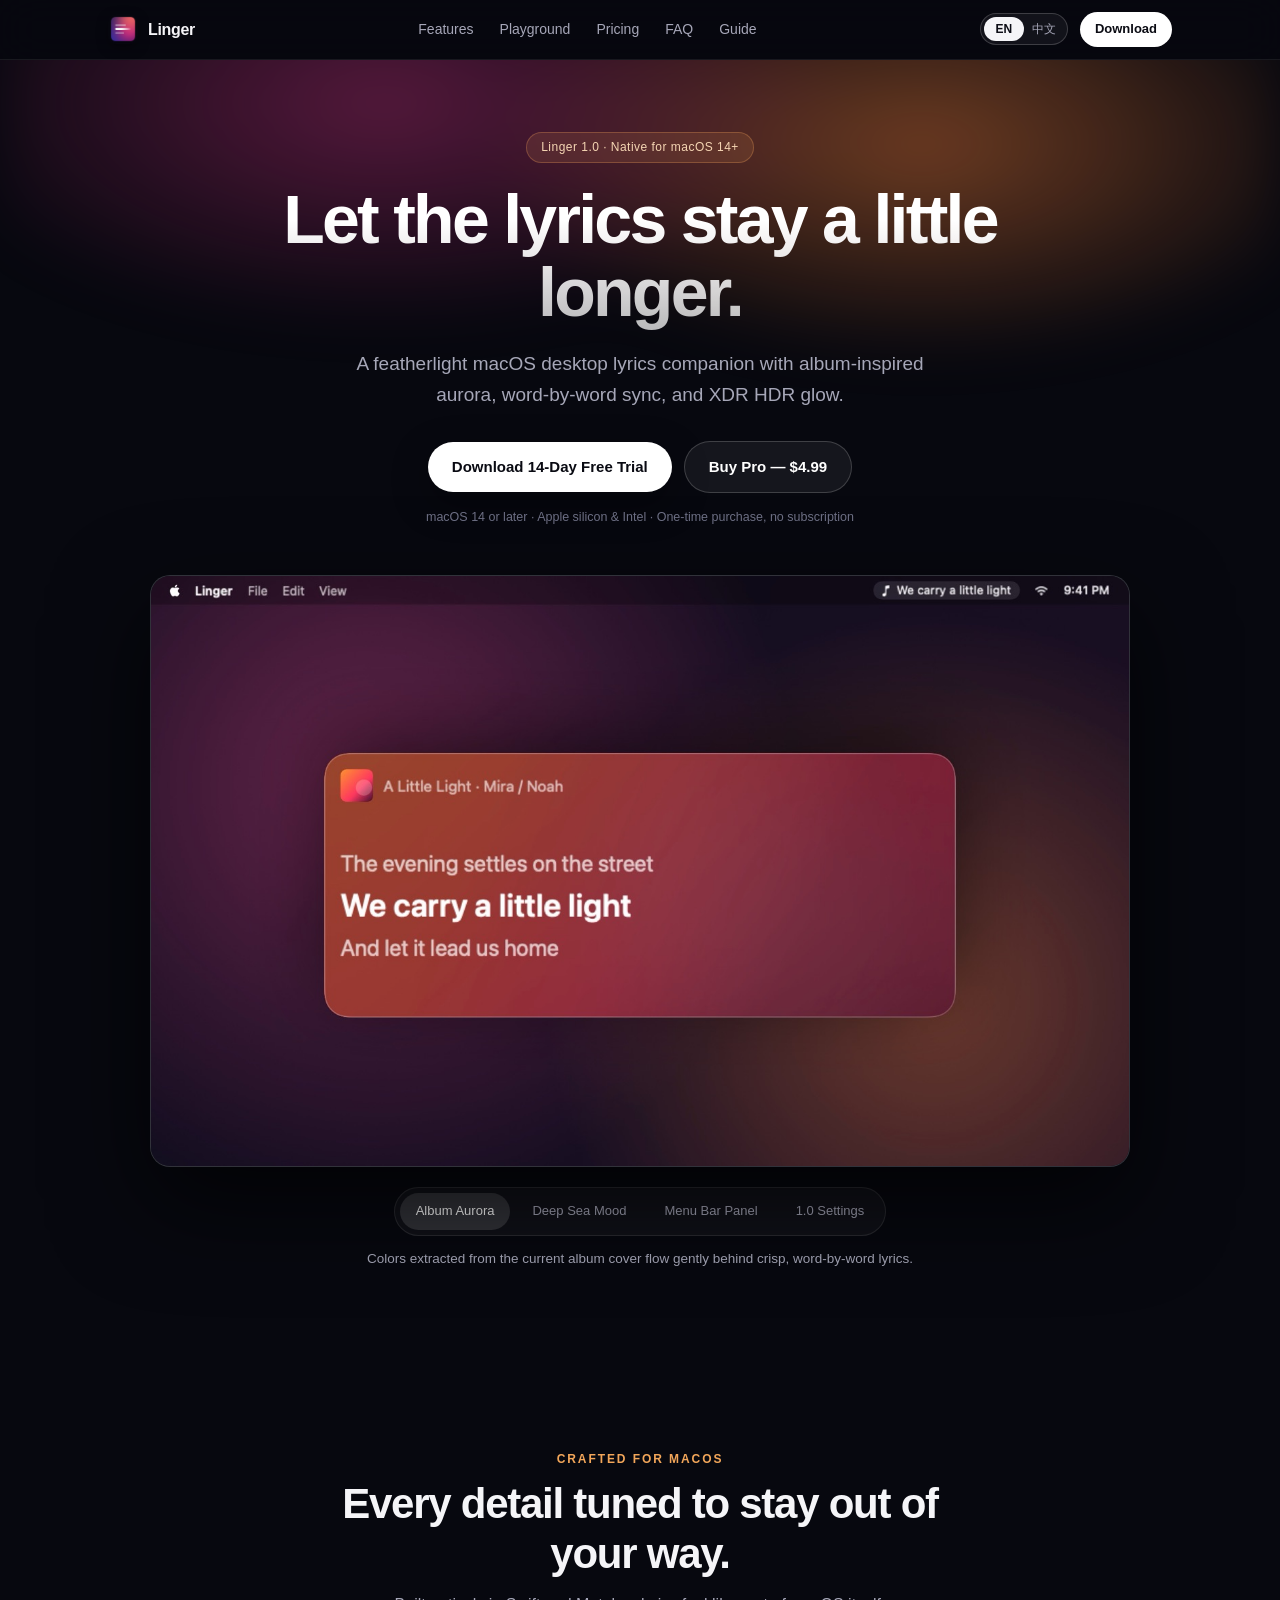
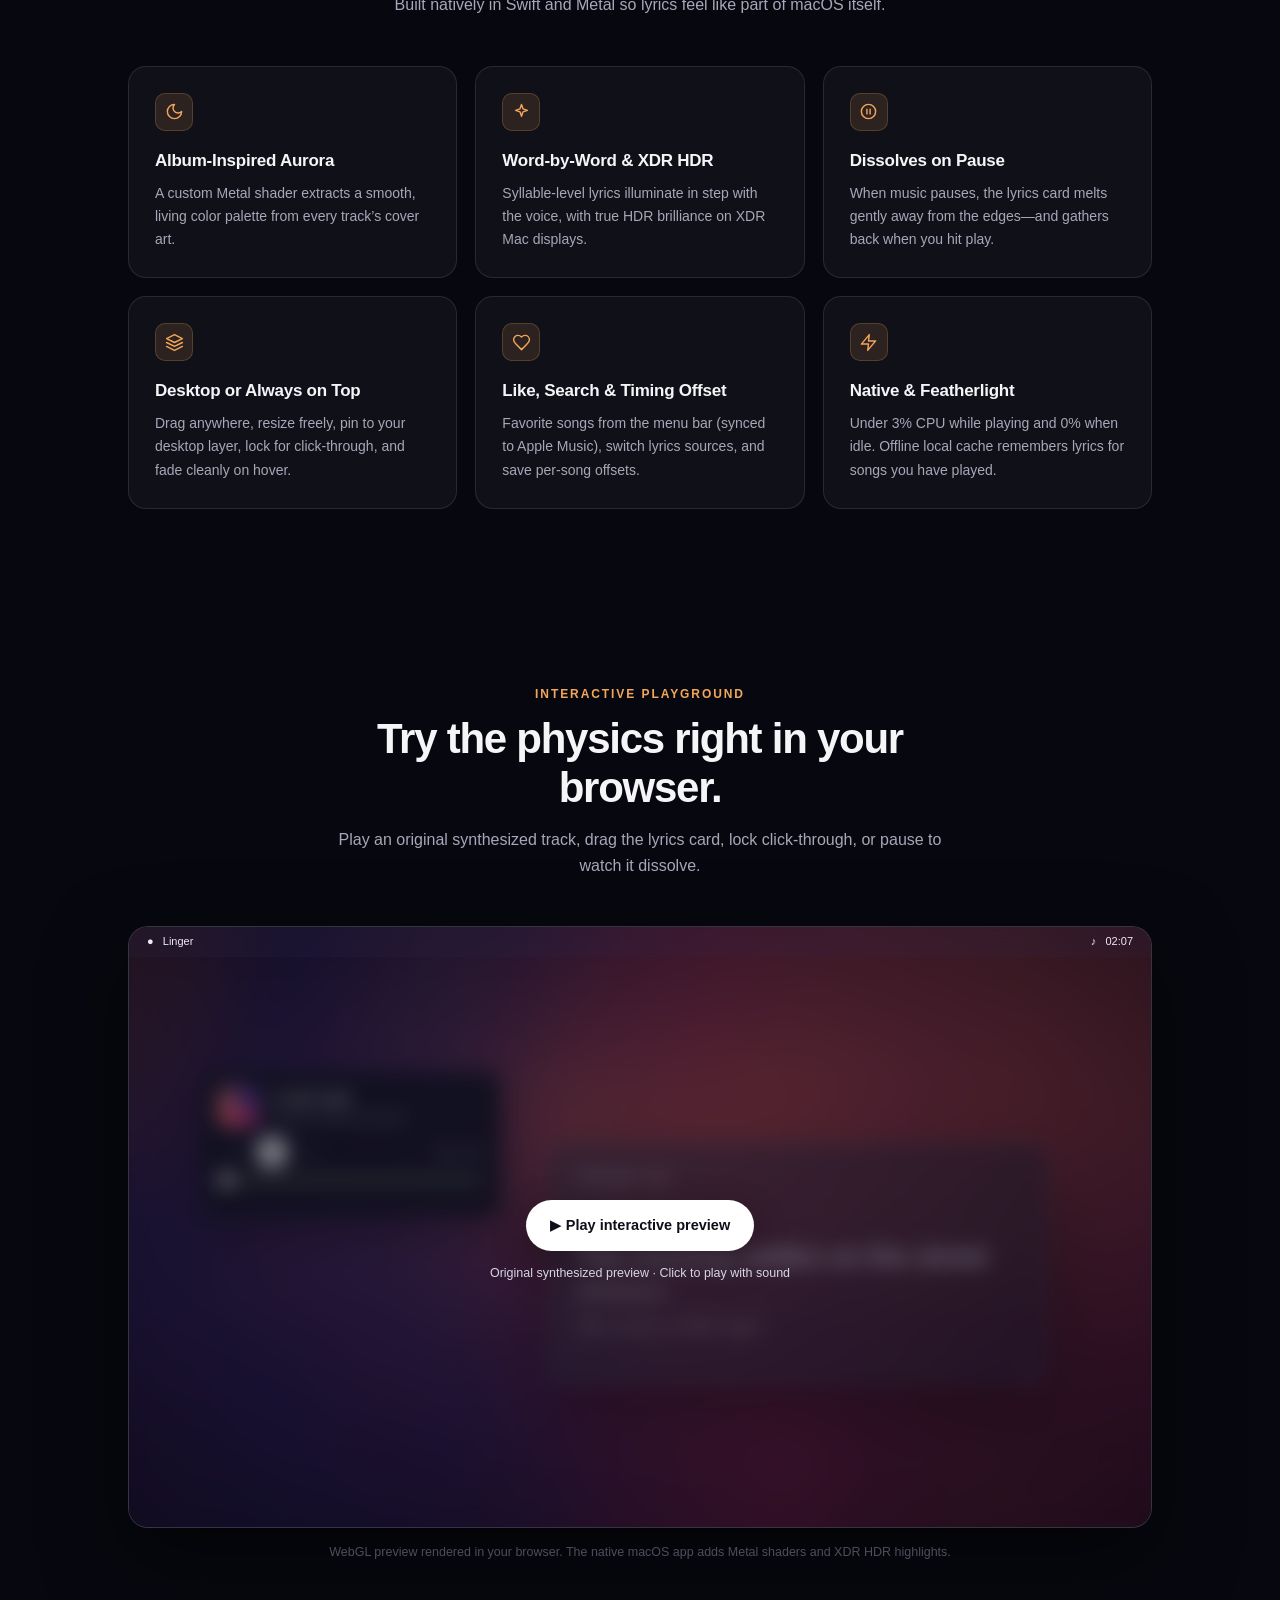
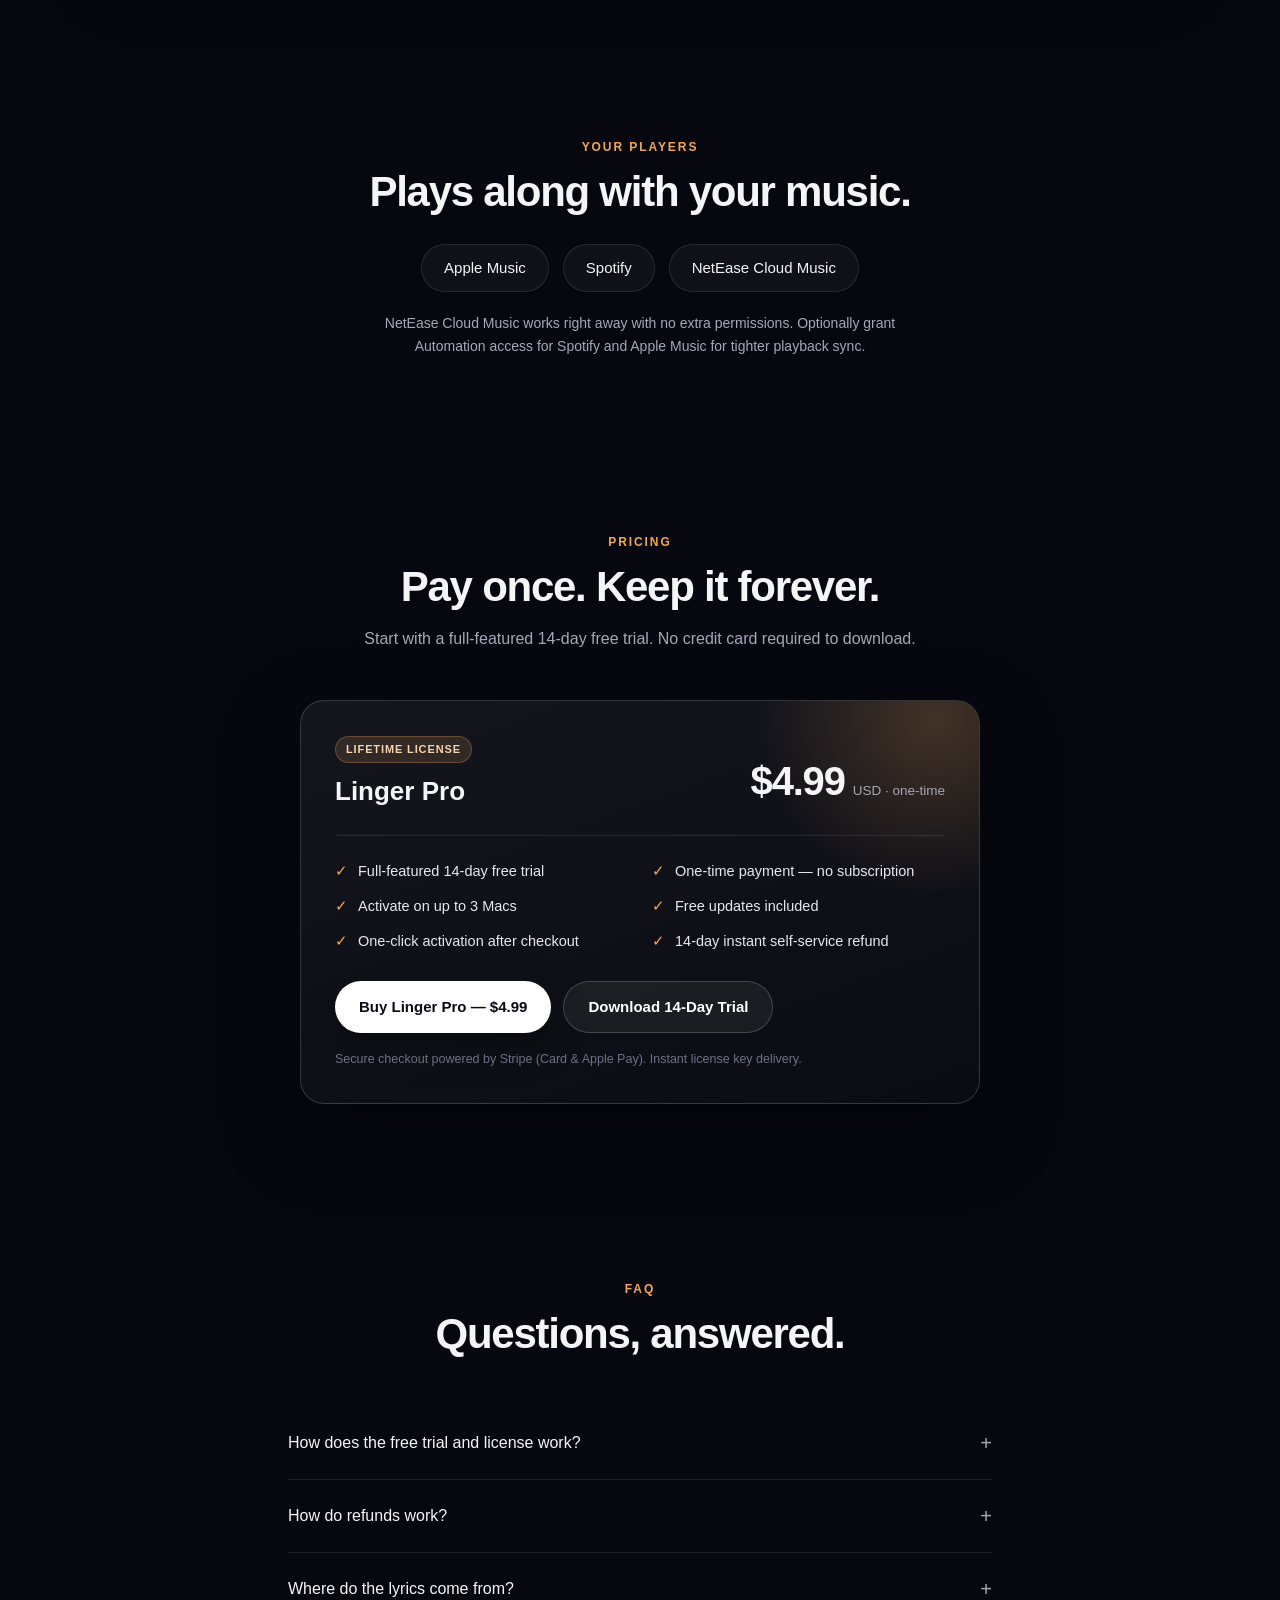
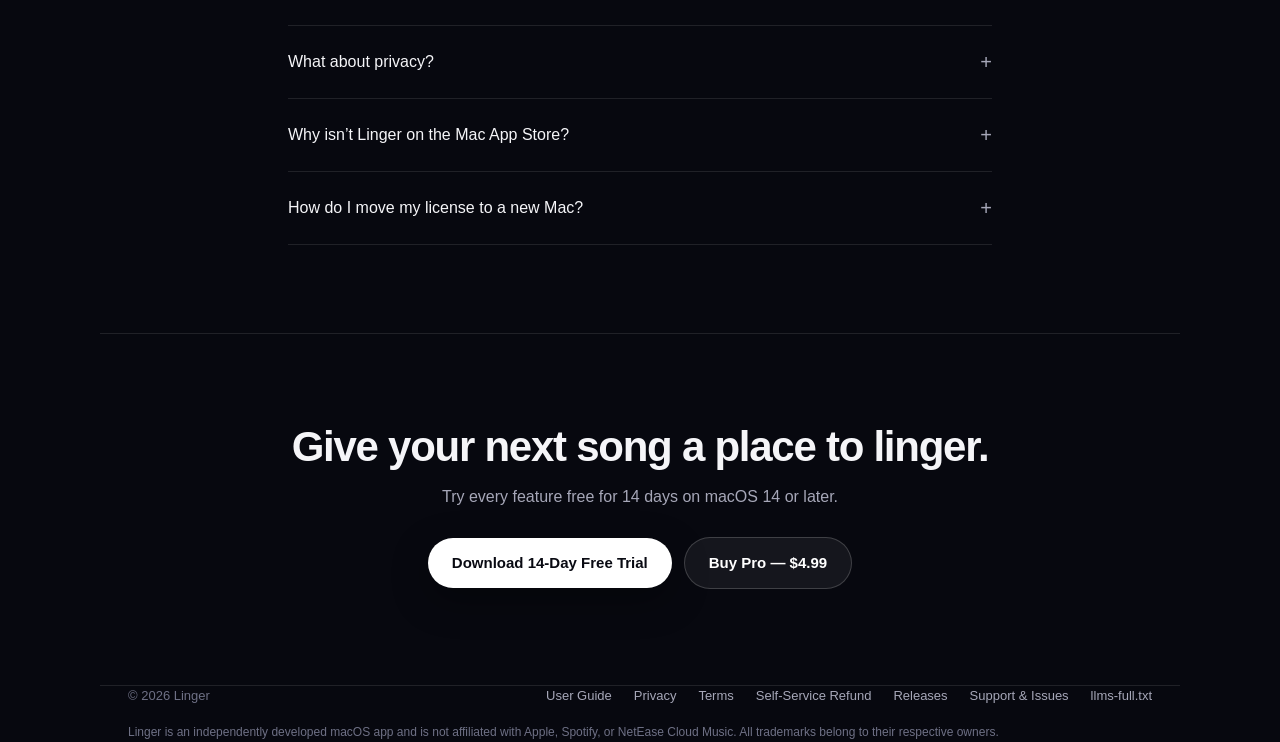
<file: index.html>
<!doctype html>
<html lang="en">
<head>
  <meta charset="utf-8">
  <meta name="viewport" content="width=device-width, initial-scale=1">
  <meta name="theme-color" content="#07080f">
  <title>Linger — Let the lyrics stay a little longer.</title>
  <meta name="description" content="A native macOS desktop lyrics companion with album-inspired aurora, word-by-word sync, and XDR HDR glow. 14-day free trial, then $4.99 one-time purchase.">
  <link rel="canonical" href="https://linger.levicraft.app/">
  <meta name="robots" content="index, follow, max-image-preview:large">
  <meta name="google-site-verification" content="uIBSV9NCCIyWCaOBSBI79vrSNpDfPE1lm4wyJElAHRg">
  <meta property="og:type" content="website">
  <meta property="og:site_name" content="Linger">
  <meta name="twitter:card" content="summary_large_image">
  <meta property="og:title" content="Linger — Let the lyrics stay a little longer.">
  <meta property="og:description" content="A native macOS desktop lyrics companion with album-inspired aurora and word-by-word sync. 14-day free trial, $4.99 one-time.">
  <meta property="og:url" content="https://linger.levicraft.app/">
  <meta property="og:image" content="https://linger.levicraft.app/assets/showcase/hero-warm-en.jpg">
  <link rel="icon" type="image/png" href="./assets/favicon.png">
  <link rel="apple-touch-icon" href="./assets/app-icon.png">
  <link rel="alternate" type="text/markdown" href="./llms.txt" title="Linger summary for AI agents">
  <link rel="alternate" type="text/markdown" href="./llms-full.txt" title="Linger complete product specification for AI agents">
  <link rel="stylesheet" href="./style.css">
  <script src="./main.js" defer></script>
  <script src="./demo/demo.js" defer></script>
  <script type="application/ld+json">{"@context":"https://schema.org","@graph":[{"@type":"SoftwareApplication","name":"Linger","alternateName":"余音","url":"https://linger.levicraft.app/","description":"A native macOS desktop lyrics companion with album-inspired aurora, word-by-word sync, and XDR HDR glow. 14-day free trial, then $4.99 one-time purchase.","image":"https://linger.levicraft.app/assets/showcase/hero-warm-en.jpg","applicationCategory":"MultimediaApplication","operatingSystem":"macOS 14 or later","softwareVersion":"1.0.2","downloadUrl":"https://github.com/LeiZiKang/linger/releases/latest/download/Linger.dmg","isAccessibleForFree":false,"offers":{"@type":"Offer","price":"4.99","priceCurrency":"USD"},"featureList":["Album-Inspired Aurora: A custom Metal shader extracts a smooth, living color palette from every track’s cover art.","Word-by-Word & XDR HDR: Syllable-level lyrics illuminate in step with the voice, with true HDR brilliance on XDR Mac displays.","Dissolves on Pause: When music pauses, the lyrics card melts gently away from the edges—and gathers back when you hit play.","Desktop or Always on Top: Drag anywhere, resize freely, pin to your desktop layer, lock for click-through, and fade cleanly on hover.","Like, Search & Timing Offset: Favorite songs from the menu bar (synced to Apple Music), switch lyrics sources, and save per-song offsets.","Native & Featherlight: Under 3% CPU while playing and 0% when idle. Offline local cache remembers lyrics for songs you have played."]},{"@type":"FAQPage","url":"https://linger.levicraft.app/","mainEntity":[{"@type":"Question","name":"How does the free trial and license work?","acceptedAnswer":{"@type":"Answer","text":"Download Linger and use every feature free for 14 days. Afterward, a one-time $4.99 USD license unlocks Linger permanently on up to 3 Macs with free updates and no recurring fees."}},{"@type":"Question","name":"How do refunds work?","acceptedAnswer":{"@type":"Answer","text":"Within 14 days of purchase, open our Self-Service Refund page (linked in the footer and inside Settings › About), enter your license key and purchase email, and Stripe issues an automatic full refund immediately."}},{"@type":"Question","name":"Where do the lyrics come from?","acceptedAnswer":{"@type":"Answer","text":"Lyrics are fetched directly by your Mac from third-party sources (LRCLIB and NetEase Cloud Music) and cached locally. Linger does not host or sell lyrics itself."}},{"@type":"Question","name":"What about privacy?","acceptedAnswer":{"@type":"Answer","text":"No account is required. “Share anonymous usage stats” is on by default—update checks send a random install ID plus app and macOS version with no IP stored, and you can disable it anytime in Settings › General."}},{"@type":"Question","name":"Why isn’t Linger on the Mac App Store?","acceptedAnswer":{"@type":"Answer","text":"Reading playback state from players like NetEase Cloud Music requires macOS capabilities that Mac App Store sandboxing does not permit. Linger is notarized directly by Apple."}},{"@type":"Question","name":"How do I move my license to a new Mac?","acceptedAnswer":{"@type":"Answer","text":"Open Linger › Settings › License on your old Mac and click “Deactivate This Mac” to free up that activation slot, then enter your license key on your new Mac."}}]}]}</script>
</head>
<body>
  <a class="skip" href="#features" data-i18n="skip">Skip to features</a>

  <header class="site-header">
    <div class="header-inner">
      <a class="brand" href="#home">
        <img src="./assets/app-icon.png" alt="" width="30" height="30">
        <span data-i18n="brand">Linger</span>
      </a>
      <nav class="main-nav" aria-label="Primary">
        <a href="#features" data-i18n="navFeatures">Features</a>
        <a href="#playground" data-i18n="navPlayground">Playground</a>
        <a href="#pricing" data-i18n="navPricing">Pricing</a>
        <a href="#faq" data-i18n="navFaq">FAQ</a>
        <a href="./guide/" data-i18n="navGuide">Guide</a>
      </nav>
      <div class="header-actions">
        <button id="language" type="button" role="switch" aria-checked="false" aria-label="Switch language">
          <span aria-hidden="true">EN</span>
          <span aria-hidden="true">中文</span>
        </button>
        <a class="nav-cta" href="./download-started/" data-i18n="navDownload">Download</a>
      </div>
    </div>
  </header>

  <main>
    <section id="home" class="hero" aria-labelledby="hero-title">
      <div class="hero-glow" aria-hidden="true"></div>
      <div class="hero-copy">
        <p class="version-pill" data-i18n="eyebrow">Linger 1.0 · Native for macOS 14+</p>
        <h1 id="hero-title" data-i18n="headline">Let the lyrics stay a little longer.</h1>
        <p class="hero-sub" data-i18n="subheadline">A featherlight macOS desktop lyrics companion with album-inspired aurora, word-by-word sync, and XDR HDR glow.</p>
        <div class="hero-cta-row">
          <a class="btn-primary download" href="./download-started/">
            <span class="download-desktop" data-i18n="download">Download 14-Day Free Trial</span>
            <span class="download-mobile" data-i18n="mobile">Download on Mac</span>
          </a>
          <a class="btn-secondary" href="https://linger-api.levicraft.app/buy" data-i18n="heroBuy">Buy Pro — $4.99</a>
        </div>
        <p class="requirements" data-i18n="requirements">macOS 14 or later · Apple silicon &amp; Intel · One-time purchase, no subscription</p>
      </div>

      <div class="showcase-wrap">
        <div class="showcase-frame">
          <img id="showcase-img" src="./assets/showcase/hero-warm-en.jpg" width="1920" height="1160" alt="Linger floating lyrics card on macOS desktop">
        </div>
        <div class="showcase-tabs" role="tablist" aria-label="App screenshots">
          <button class="showcase-tab active" role="tab" aria-selected="true" data-scene="warm" data-i18n="sceneWarm">Album Aurora</button>
          <button class="showcase-tab" role="tab" aria-selected="false" data-scene="cool" data-i18n="sceneCool">Deep Sea Mood</button>
          <button class="showcase-tab" role="tab" aria-selected="false" data-scene="menubar" data-i18n="sceneMenubar">Menu Bar Panel</button>
          <button class="showcase-tab" role="tab" aria-selected="false" data-scene="settings" data-i18n="sceneSettings">1.0 Settings</button>
        </div>
        <p id="showcase-caption" class="showcase-caption">Colors extracted from the current album cover flow gently behind crisp, word-by-word lyrics.</p>
      </div>
    </section>

    <section id="features" class="section content-width" aria-labelledby="features-title">
      <div class="section-head">
        <p class="section-index" data-i18n="featuresLabel">Crafted for macOS</p>
        <h2 id="features-title" data-i18n="featuresTitle">Every detail tuned to stay out of your way.</h2>
        <p class="section-sub" data-i18n="featuresSub">Built natively in Swift and Metal so lyrics feel like part of macOS itself.</p>
      </div>
      <div id="bento-grid" class="bento-grid"><article class="bento-card"><h3>Album-Inspired Aurora</h3><p>A custom Metal shader extracts a smooth, living color palette from every track’s cover art.</p></article><article class="bento-card"><h3>Word-by-Word &amp; XDR HDR</h3><p>Syllable-level lyrics illuminate in step with the voice, with true HDR brilliance on XDR Mac displays.</p></article><article class="bento-card"><h3>Dissolves on Pause</h3><p>When music pauses, the lyrics card melts gently away from the edges—and gathers back when you hit play.</p></article><article class="bento-card"><h3>Desktop or Always on Top</h3><p>Drag anywhere, resize freely, pin to your desktop layer, lock for click-through, and fade cleanly on hover.</p></article><article class="bento-card"><h3>Like, Search &amp; Timing Offset</h3><p>Favorite songs from the menu bar (synced to Apple Music), switch lyrics sources, and save per-song offsets.</p></article><article class="bento-card"><h3>Native &amp; Featherlight</h3><p>Under 3% CPU while playing and 0% when idle. Offline local cache remembers lyrics for songs you have played.</p></article></div>
    </section>

    <section id="playground" class="section content-width" aria-labelledby="playground-title">
      <div class="section-head">
        <p class="section-index" data-i18n="playgroundLabel">Interactive Playground</p>
        <h2 id="playground-title" data-i18n="playgroundTitle">Try the physics right in your browser.</h2>
        <p class="section-sub" data-i18n="playgroundSub">Play an original synthesized track, drag the lyrics card, lock click-through, or pause to watch it dissolve.</p>
      </div>
      <div id="interactive-demo" tabindex="0" role="group" data-i18n-aria="demoLabel">
        <div class="mac-menu"><span data-i18n="menuBarBrand">●   Linger</span><span>♪ &nbsp; <time id="mac-time">21:08</time></span></div>
        <canvas id="aurora" aria-hidden="true"></canvas>
        <div id="demo-player" tabindex="0" role="group" data-i18n-aria="playerLabel">
          <div class="player-heading"><span class="demo-cover" aria-hidden="true"></span><div><strong id="demo-title">A Little Light</strong><small data-i18n="originalDemo">Original synthesized preview</small></div></div>
          <div class="transport">
            <button id="demo-prev" data-i18n-aria="previous">‹</button>
            <button id="demo-play" data-i18n-aria="play"><svg viewBox="0 0 16 16" aria-hidden="true"><path d="M5 2.8v10.4L13.4 8z"/></svg></button>
            <button id="demo-next" data-i18n-aria="next">›</button>
            <output id="demo-time">0:00 / 1:00</output>
          </div>
          <input id="demo-progress" type="range" min="0" max="60" value="0" step="0.01" data-i18n-aria="seek">
        </div>
        <div id="demo-card" class="lyric-card" tabindex="0" role="group" data-i18n-aria="moveLabel">
          <div class="demo-toolbar">
            <button id="demo-lock" aria-pressed="false"></button>
            <button id="demo-layer" aria-pressed="true"></button>
          </div>
          <div class="demo-card-content">
            <div class="demo-card-title"></div>
            <p class="demo-previous"></p>
            <div class="demo-current"></div>
            <p class="demo-translation"></p>
            <p class="demo-following"></p>
          </div>
          <button id="demo-resize" data-i18n-aria="resize">⌟</button>
        </div>
        <div id="demo-gate">
          <button id="demo-start" disabled data-i18n="startDemo">▶ Play interactive preview</button>
          <p id="demo-message" role="status" data-i18n="demoLoading">Preparing audio preview…</p>
        </div>
      </div>
      <p class="simulation-note" data-i18n="simulationNote">WebGL preview rendered in your browser. The native macOS app adds Metal shaders and XDR HDR highlights.</p>
    </section>

    <section class="section players content-width" aria-labelledby="players-title">
      <p class="section-index" data-i18n="playersLabel">Your Players</p>
      <h2 id="players-title" data-i18n="playersTitle">Plays along with your music.</h2>
      <ul id="player-list"><li>Apple Music</li><li>Spotify</li><li>NetEase Cloud Music</li></ul>
      <p class="players-body" data-i18n="playersBody">NetEase Cloud Music works right away with no extra permissions. Optionally grant Automation access for Spotify and Apple Music for tighter playback sync.</p>
    </section>

    <section id="pricing" class="section content-width" aria-labelledby="pricing-title">
      <div class="section-head">
        <p class="section-index" data-i18n="pricingLabel">Pricing</p>
        <h2 id="pricing-title" data-i18n="pricingTitle">Pay once. Keep it forever.</h2>
        <p class="section-sub" data-i18n="pricingSub">Start with a full-featured 14-day free trial. No credit card required to download.</p>
      </div>
      <div class="pricing-card">
        <div class="pricing-glow" aria-hidden="true"></div>
        <div class="pricing-head">
          <div>
            <span class="pricing-badge" data-i18n="pricingBadge">Lifetime License</span>
            <h3 data-i18n="pricingName">Linger Pro</h3>
          </div>
          <div class="pricing-amount">
            <strong data-i18n="pricingPrice">$4.99</strong>
            <span data-i18n="pricingOnce">USD · one-time</span>
          </div>
        </div>
        <ul id="pricing-list"><li>Full-featured 14-day free trial</li><li>One-time payment — no subscription</li><li>Activate on up to 3 Macs</li><li>Free updates included</li><li>One-click activation after checkout</li><li>14-day instant self-service refund</li></ul>
        <div class="pricing-actions">
          <a class="btn-primary" href="https://linger-api.levicraft.app/buy" data-i18n="buyPro">Buy Linger Pro — $4.99</a>
          <a class="btn-secondary download" href="./download-started/" data-i18n="tryFree">Download 14-Day Trial</a>
        </div>
        <p class="pricing-note" data-i18n="pricingNote">Secure checkout powered by Stripe (Card &amp; Apple Pay). Instant license key delivery.</p>
      </div>
    </section>

    <section id="faq" class="section faq content-width" aria-labelledby="faq-title">
      <div class="section-head">
        <p class="section-index" data-i18n="faqLabel">FAQ</p>
        <h2 id="faq-title" data-i18n="faqTitle">Questions, answered.</h2>
      </div>
      <div id="faq-list"><details><summary>How does the free trial and license work?</summary><p>Download Linger and use every feature free for 14 days. Afterward, a one-time $4.99 USD license unlocks Linger permanently on up to 3 Macs with free updates and no recurring fees.</p></details><details><summary>How do refunds work?</summary><p>Within 14 days of purchase, open our Self-Service Refund page (linked in the footer and inside Settings › About), enter your license key and purchase email, and Stripe issues an automatic full refund immediately.</p></details><details><summary>Where do the lyrics come from?</summary><p>Lyrics are fetched directly by your Mac from third-party sources (LRCLIB and NetEase Cloud Music) and cached locally. Linger does not host or sell lyrics itself.</p></details><details><summary>What about privacy?</summary><p>No account is required. “Share anonymous usage stats” is on by default—update checks send a random install ID plus app and macOS version with no IP stored, and you can disable it anytime in Settings › General.</p></details><details><summary>Why isn’t Linger on the Mac App Store?</summary><p>Reading playback state from players like NetEase Cloud Music requires macOS capabilities that Mac App Store sandboxing does not permit. Linger is notarized directly by Apple.</p></details><details><summary>How do I move my license to a new Mac?</summary><p>Open Linger › Settings › License on your old Mac and click “Deactivate This Mac” to free up that activation slot, then enter your license key on your new Mac.</p></details></div>
    </section>

    <section class="closing content-width">
      <h2 data-i18n="closing">Give your next song a place to linger.</h2>
      <p class="closing-sub" data-i18n="closingSub">Try every feature free for 14 days on macOS 14 or later.</p>
      <div class="hero-cta-row">
        <a class="btn-primary download" href="https://linger-api.levicraft.app/download">
          <span class="download-desktop" data-i18n="download">Download 14-Day Free Trial</span>
          <span class="download-mobile" data-i18n="mobile">Download on Mac</span>
        </a>
        <a class="btn-secondary" href="https://linger-api.levicraft.app/buy" data-i18n="heroBuy">Buy Pro — $4.99</a>
      </div>
    </section>
  </main>

  <footer class="content-width">
    <div class="footer-row">
      <span data-i18n="copyright">© 2026 Linger</span>
      <div class="footer-links">
        <a href="./guide/" data-i18n="guideLink">User Guide</a>
        <a href="./privacy/" data-i18n="privacyLink">Privacy</a>
        <a href="./terms/" data-i18n="termsLink">Terms</a>
        <a href="https://linger-api.levicraft.app/refund" data-i18n="refundLink">Self-Service Refund</a>
        <a href="https://github.com/LeiZiKang/linger/releases" data-i18n="releases">Releases</a>
        <a href="https://github.com/LeiZiKang/linger/issues" data-i18n="feedback">Support &amp; Issues</a>
        <a href="./llms-full.txt">llms-full.txt</a>
      </div>
    </div>
    <p class="legal" data-i18n="legal">Linger is an independently developed macOS app and is not affiliated with Apple, Spotify, or NetEase Cloud Music. All trademarks belong to their respective owners.</p>
  </footer>
</body>
</html>
</file>
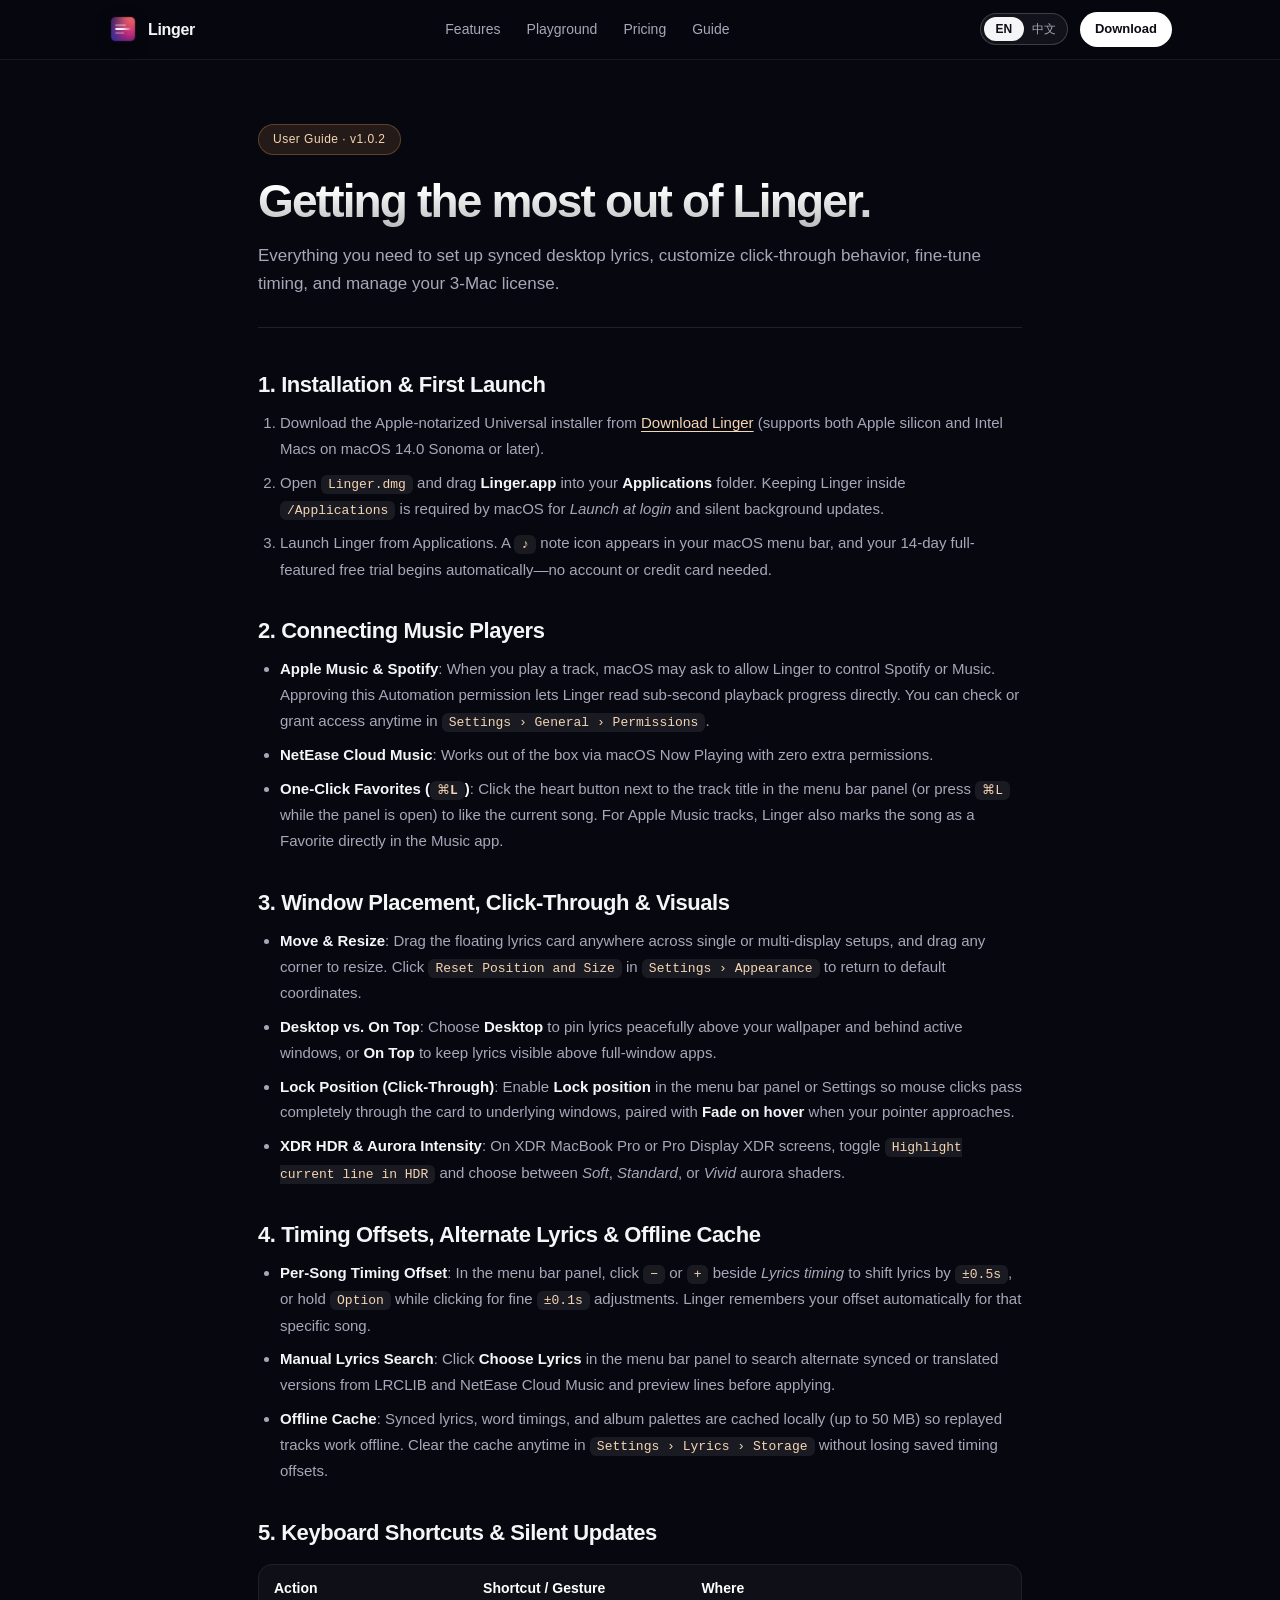
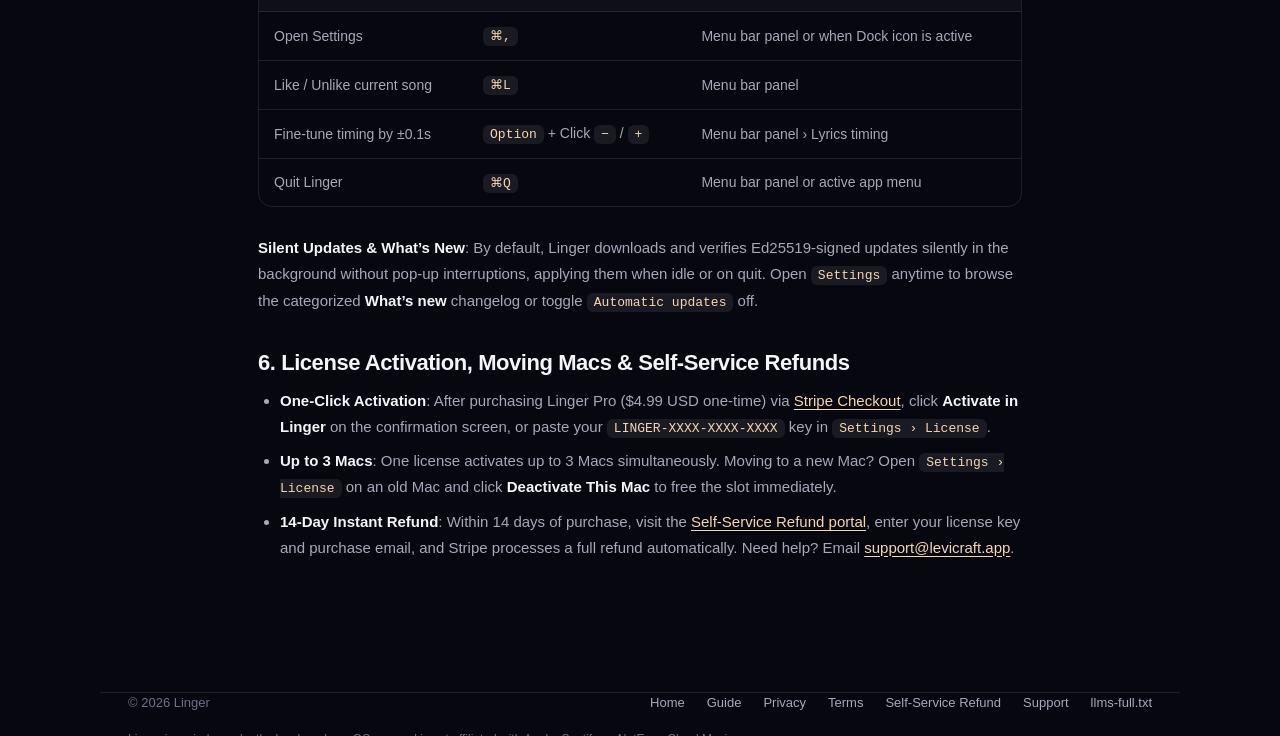
<file: guide/index.html>
<!doctype html>
<html lang="en">
<head>
  <meta charset="utf-8">
  <meta name="viewport" content="width=device-width, initial-scale=1">
  <meta name="theme-color" content="#07080f">
  <title>Linger User Guide — Setup, Sync &amp; Shortcuts on macOS</title>
  <meta name="description" content="Step-by-step setup guide for Linger on macOS 14+: installing the DMG, connecting Spotify and Apple Music, locking click-through lyrics, adjusting timing offsets, and managing your license.">
  <link rel="canonical" href="https://linger.levicraft.app/guide/">
  <meta name="robots" content="index, follow">
  <link rel="icon" type="image/png" href="../assets/favicon.png">
  <link rel="apple-touch-icon" href="../assets/app-icon.png">
  <link rel="alternate" type="text/markdown" href="../llms-full.txt" title="Linger complete product specification for AI agents">
  <link rel="stylesheet" href="../style.css">
  <script src="../subpage.js" defer></script>
  <script type="application/ld+json">
  {
    "@context": "https://schema.org",
    "@type": "HowTo",
    "name": "How to Set Up Synced Desktop Lyrics on macOS with Linger",
    "description": "Install Linger on macOS 14 or later, connect Apple Music or Spotify, position and lock the click-through lyrics overlay, and fine-tune per-song timing.",
    "totalTime": "PT2M",
    "tool": [
      { "@type": "HowToTool", "name": "Mac running macOS 14.0 (Sonoma) or later" },
      { "@type": "HowToTool", "name": "Apple Music, Spotify, or NetEase Cloud Music" }
    ],
    "step": [
      {
        "@type": "HowToStep",
        "position": 1,
        "name": "Download and install Linger into Applications",
        "text": "Download Linger.dmg, open the disk image, and drag Linger.app into your /Applications folder so macOS Launch at Login and silent background updates work seamlessly.",
        "url": "https://linger.levicraft.app/guide/#install"
      },
      {
        "@type": "HowToStep",
        "position": 2,
        "name": "Play a song and grant optional player sync permission",
        "text": "Open Linger from Applications (a musical note icon appears in the menu bar) and start playing a track. Approve macOS Automation access when prompted for Spotify or Apple Music to enable sub-second playback progress.",
        "url": "https://linger.levicraft.app/guide/#players"
      },
      {
        "@type": "HowToStep",
        "position": 3,
        "name": "Position the card and enable click-through locking",
        "text": "Drag the floating lyrics card anywhere on your screen, drag a corner to resize, choose Desktop or On Top placement, and toggle Lock Position so mouse clicks pass right through the card.",
        "url": "https://linger.levicraft.app/guide/#ergonomics"
      },
      {
        "@type": "HowToStep",
        "position": 4,
        "name": "Adjust per-track timing or choose alternate lyrics",
        "text": "Click the musical note in the menu bar to shift lyrics timing by ±0.5s (or Option-click for ±0.1s) or click Choose Lyrics to pick another synced version.",
        "url": "https://linger.levicraft.app/guide/#timing"
      },
      {
        "@type": "HowToStep",
        "position": 5,
        "name": "Activate or transfer your Linger Pro license",
        "text": "Use Linger free for 14 days. After purchasing a $4.99 one-time license, click Activate in Linger on the confirmation page or paste your key into Settings › License. Click Deactivate This Mac anytime to move a slot to a new Mac.",
        "url": "https://linger.levicraft.app/guide/#license"
      }
    ]
  }
  </script>
</head>
<body>
  <header class="site-header">
    <div class="header-inner">
      <a class="brand" href="../">
        <img src="../assets/app-icon.png" alt="" width="30" height="30">
        <span data-lang="en">Linger</span>
        <span data-lang="zh" hidden>余音</span>
      </a>
      <nav class="main-nav" aria-label="Primary">
        <a href="../#features"><span data-lang="en">Features</span><span data-lang="zh" hidden>特性</span></a>
        <a href="../#playground"><span data-lang="en">Playground</span><span data-lang="zh" hidden>在线体验</span></a>
        <a href="../#pricing"><span data-lang="en">Pricing</span><span data-lang="zh" hidden>定价</span></a>
        <a href="./"><span data-lang="en">Guide</span><span data-lang="zh" hidden>指南</span></a>
      </nav>
      <div class="header-actions">
        <button id="language" type="button" role="switch" aria-checked="false" aria-label="Switch language">
          <span aria-hidden="true">EN</span>
          <span aria-hidden="true">中文</span>
        </button>
        <a class="nav-cta" href="../download-started/"><span data-lang="en">Download</span><span data-lang="zh" hidden>免费试用</span></a>
      </div>
    </div>
  </header>

  <main class="doc-main">
    <div data-lang="en">
      <div class="doc-hero">
        <p class="version-pill">User Guide · v1.0.2</p>
        <h1>Getting the most out of Linger.</h1>
        <p class="doc-lead">Everything you need to set up synced desktop lyrics, customize click-through behavior, fine-tune timing, and manage your 3-Mac license.</p>
      </div>

      <section id="install" class="doc-section">
        <h2>1. Installation &amp; First Launch</h2>
        <ol>
          <li>Download the Apple-notarized Universal installer from <a href="../download-started/">Download Linger</a> (supports both Apple silicon and Intel Macs on macOS 14.0 Sonoma or later).</li>
          <li>Open <code>Linger.dmg</code> and drag <strong>Linger.app</strong> into your <strong>Applications</strong> folder. Keeping Linger inside <code>/Applications</code> is required by macOS for <em>Launch at login</em> and silent background updates.</li>
          <li>Launch Linger from Applications. A <code>♪</code> note icon appears in your macOS menu bar, and your 14-day full-featured free trial begins automatically—no account or credit card needed.</li>
        </ol>
      </section>

      <section id="players" class="doc-section">
        <h2>2. Connecting Music Players</h2>
        <ul>
          <li><strong>Apple Music &amp; Spotify</strong>: When you play a track, macOS may ask to allow Linger to control Spotify or Music. Approving this Automation permission lets Linger read sub-second playback progress directly. You can check or grant access anytime in <code>Settings › General › Permissions</code>.</li>
          <li><strong>NetEase Cloud Music</strong>: Works out of the box via macOS Now Playing with zero extra permissions.</li>
          <li><strong>One-Click Favorites (<code>⌘L</code>)</strong>: Click the heart button next to the track title in the menu bar panel (or press <code>⌘L</code> while the panel is open) to like the current song. For Apple Music tracks, Linger also marks the song as a Favorite directly in the Music app.</li>
        </ul>
      </section>

      <section id="ergonomics" class="doc-section">
        <h2>3. Window Placement, Click-Through &amp; Visuals</h2>
        <ul>
          <li><strong>Move &amp; Resize</strong>: Drag the floating lyrics card anywhere across single or multi-display setups, and drag any corner to resize. Click <code>Reset Position and Size</code> in <code>Settings › Appearance</code> to return to default coordinates.</li>
          <li><strong>Desktop vs. On Top</strong>: Choose <strong>Desktop</strong> to pin lyrics peacefully above your wallpaper and behind active windows, or <strong>On Top</strong> to keep lyrics visible above full-window apps.</li>
          <li><strong>Lock Position (Click-Through)</strong>: Enable <strong>Lock position</strong> in the menu bar panel or Settings so mouse clicks pass completely through the card to underlying windows, paired with <strong>Fade on hover</strong> when your pointer approaches.</li>
          <li><strong>XDR HDR &amp; Aurora Intensity</strong>: On XDR MacBook Pro or Pro Display XDR screens, toggle <code>Highlight current line in HDR</code> and choose between <em>Soft</em>, <em>Standard</em>, or <em>Vivid</em> aurora shaders.</li>
        </ul>
      </section>

      <section id="timing" class="doc-section">
        <h2>4. Timing Offsets, Alternate Lyrics &amp; Offline Cache</h2>
        <ul>
          <li><strong>Per-Song Timing Offset</strong>: In the menu bar panel, click <code>−</code> or <code>+</code> beside <em>Lyrics timing</em> to shift lyrics by <code>±0.5s</code>, or hold <code>Option</code> while clicking for fine <code>±0.1s</code> adjustments. Linger remembers your offset automatically for that specific song.</li>
          <li><strong>Manual Lyrics Search</strong>: Click <strong>Choose Lyrics</strong> in the menu bar panel to search alternate synced or translated versions from LRCLIB and NetEase Cloud Music and preview lines before applying.</li>
          <li><strong>Offline Cache</strong>: Synced lyrics, word timings, and album palettes are cached locally (up to 50 MB) so replayed tracks work offline. Clear the cache anytime in <code>Settings › Lyrics › Storage</code> without losing saved timing offsets.</li>
        </ul>
      </section>

      <section id="shortcuts" class="doc-section">
        <h2>5. Keyboard Shortcuts &amp; Silent Updates</h2>
        <div class="doc-table-wrap">
          <table class="doc-table">
            <thead>
              <tr><th>Action</th><th>Shortcut / Gesture</th><th>Where</th></tr>
            </thead>
            <tbody>
              <tr><td>Open Settings</td><td><code>⌘,</code></td><td>Menu bar panel or when Dock icon is active</td></tr>
              <tr><td>Like / Unlike current song</td><td><code>⌘L</code></td><td>Menu bar panel</td></tr>
              <tr><td>Fine-tune timing by ±0.1s</td><td><code>Option</code> + Click <code>−</code> / <code>+</code></td><td>Menu bar panel › Lyrics timing</td></tr>
              <tr><td>Quit Linger</td><td><code>⌘Q</code></td><td>Menu bar panel or active app menu</td></tr>
            </tbody>
          </table>
        </div>
        <p><strong>Silent Updates &amp; What’s New</strong>: By default, Linger downloads and verifies Ed25519-signed updates silently in the background without pop-up interruptions, applying them when idle or on quit. Open <code>Settings</code> anytime to browse the categorized <strong>What’s new</strong> changelog or toggle <code>Automatic updates</code> off.</p>
      </section>

      <section id="license" class="doc-section">
        <h2>6. License Activation, Moving Macs &amp; Self-Service Refunds</h2>
        <ul>
          <li><strong>One-Click Activation</strong>: After purchasing Linger Pro ($4.99 USD one-time) via <a href="https://linger-api.levicraft.app/buy">Stripe Checkout</a>, click <strong>Activate in Linger</strong> on the confirmation screen, or paste your <code>LINGER-XXXX-XXXX-XXXX</code> key in <code>Settings › License</code>.</li>
          <li><strong>Up to 3 Macs</strong>: One license activates up to 3 Macs simultaneously. Moving to a new Mac? Open <code>Settings › License</code> on an old Mac and click <strong>Deactivate This Mac</strong> to free the slot immediately.</li>
          <li><strong>14-Day Instant Refund</strong>: Within 14 days of purchase, visit the <a href="https://linger-api.levicraft.app/refund">Self-Service Refund portal</a>, enter your license key and purchase email, and Stripe processes a full refund automatically. Need help? Email <a href="mailto:support@levicraft.app">support@levicraft.app</a>.</li>
        </ul>
      </section>
    </div>

    <div data-lang="zh" hidden>
      <div class="doc-hero">
        <p class="version-pill">使用指南 · v1.0.2</p>
        <h1>余音 Linger 使用指南</h1>
        <p class="doc-lead">从安装授权、点击穿透布局、逐字时间轴微调到激活码迁移，两分钟掌握全部细节。</p>
      </div>

      <section class="doc-section">
        <h2>1. 安装与首次启动</h2>
        <ol>
          <li>前往 <a href="../download-started/">下载页面</a> 获取经过 Apple 官方公证的双架构安装包（原生支持 Apple 芯片与 Intel Mac，需 macOS 14.0 及以上）。</li>
          <li>打开 <code>Linger.dmg</code>，将 <strong>Linger.app</strong> 拖入 <strong>应用程序（Applications）</strong> 文件夹（开机自启与后台静默更新均要求应用位于该目录）。</li>
          <li>从“应用程序”启动余音，屏幕右上角菜单栏会出现 <code>♪</code> 图标，自动开启 14 天全功能免费试用（无需注册账号或绑卡）。</li>
        </ol>
      </section>

      <section class="doc-section">
        <h2>2. 连接音乐播放器</h2>
        <ul>
          <li><strong>Apple Music 与 Spotify</strong>：首次播放时系统可能提示允许余音读取对应播放器，点击允许即可获得毫秒级进度同步（也可随时在「设置 › 通用 › 权限」中查看与开启）。</li>
          <li><strong>网易云音乐</strong>：开箱即用，无需额外系统权限。</li>
          <li><strong>一键红心喜欢（<code>⌘L</code>）</strong>：点击菜单栏面板歌名旁的爱心（或按 <code>⌘L</code>）即可标记当前歌曲；播放 Apple Music 时还会同步标记为系统“音乐”App 中的喜爱歌曲。</li>
        </ul>
      </section>

      <section class="doc-section">
        <h2>3. 窗口层级、点击穿透与视觉调节</h2>
        <ul>
          <li><strong>自由拖拽与缩放</strong>：直接拖动悬浮歌词卡片换位置，拖四角调尺寸；在「设置 › 外观」点“重置位置和大小”可一键归位。</li>
          <li><strong>桌面层 vs 最前</strong>：选择<strong>桌面</strong>可让歌词安静贴在壁纸上方、所有工作窗口下方；选择<strong>最前</strong>则始终置顶悬浮。</li>
          <li><strong>锁定点击穿透</strong>：开启<strong>锁定位置</strong>后，鼠标点击会完全穿透悬浮窗直达底层软件，搭配<strong>鼠标悬停时变淡</strong>互不遮挡视线。</li>
          <li><strong>XDR HDR 与流光强度</strong>：在支持 XDR 的屏幕上可开启“HDR 高亮当前句”，并在柔和 / 标准 / 华丽三档流光强度间切换。</li>
        </ul>
      </section>

      <section class="doc-section">
        <h2>4. 单曲时间偏移、手动换词与离线缓存</h2>
        <ul>
          <li><strong>单曲时间偏移</strong>：在菜单栏面板“歌词时间”旁点按 <code>−</code> / <code>+</code> 可按 <code>±0.5 秒</code> 调节，按住 <code>Option</code> 点击可按 <code>±0.1 秒</code> 精细微调，每首歌自动独立记忆。</li>
          <li><strong>手动搜索换词</strong>：点击菜单栏面板的<strong>换歌词</strong>，可同时搜索 LRCLIB 与网易云音乐的候选歌词并实时预览切换。</li>
          <li><strong>离线缓存</strong>：听过的歌词与封面色板自动缓存在本地（上限 50 MB），断网也能照常显示；可在「设置 › 歌词 › 存储」一键清理缓存（不影响已保存的单曲偏移）。</li>
        </ul>
      </section>

      <section class="doc-section">
        <h2>5. 静默自动更新与许可管理</h2>
        <ul>
          <li><strong>无打扰静默更新</strong>：默认开启后台静默更新，自动下载并校验签名，在未播放空闲时或退出应用时无感完成替换；更新后可在设置左下角<strong>新版本动态（What’s new）</strong>查看分类更新日志，也可在「设置 › 通用」随时关闭自动更新。</li>
          <li><strong>激活与换机迁移</strong>：在 <a href="https://linger-api.levicraft.app/buy">Stripe 结账页</a> 一次性支付 $4.99 美元后，点击页面上的“一键激活”按钮或在「设置 › 许可」粘贴激活码即可（最多同时激活 3 台 Mac，旧机点“在此 Mac 上停用”即可立即释放名额）。</li>
          <li><strong>14 天自助全额退款</strong>：购买 14 天内可随时访问 <a href="https://linger-api.levicraft.app/refund">自助退款页面</a> 输入激活码与购买邮箱，系统将通过 Stripe 即时全额原路退回。售后联系邮箱：<a href="mailto:support@levicraft.app">support@levicraft.app</a>。</li>
        </ul>
      </section>
    </div>
  </main>

  <footer class="content-width">
    <div class="footer-row">
      <span>© 2026 Linger</span>
      <div class="footer-links">
        <a href="../">Home</a>
        <a href="./">Guide</a>
        <a href="../privacy/">Privacy</a>
        <a href="../terms/">Terms</a>
        <a href="https://linger-api.levicraft.app/refund">Self-Service Refund</a>
        <a href="https://github.com/LeiZiKang/linger/issues">Support</a>
        <a href="../llms-full.txt">llms-full.txt</a>
      </div>
    </div>
    <p class="legal">Linger is an independently developed macOS app and is not affiliated with Apple, Spotify, or NetEase Cloud Music.</p>
  </footer>
</body>
</html>
</file>
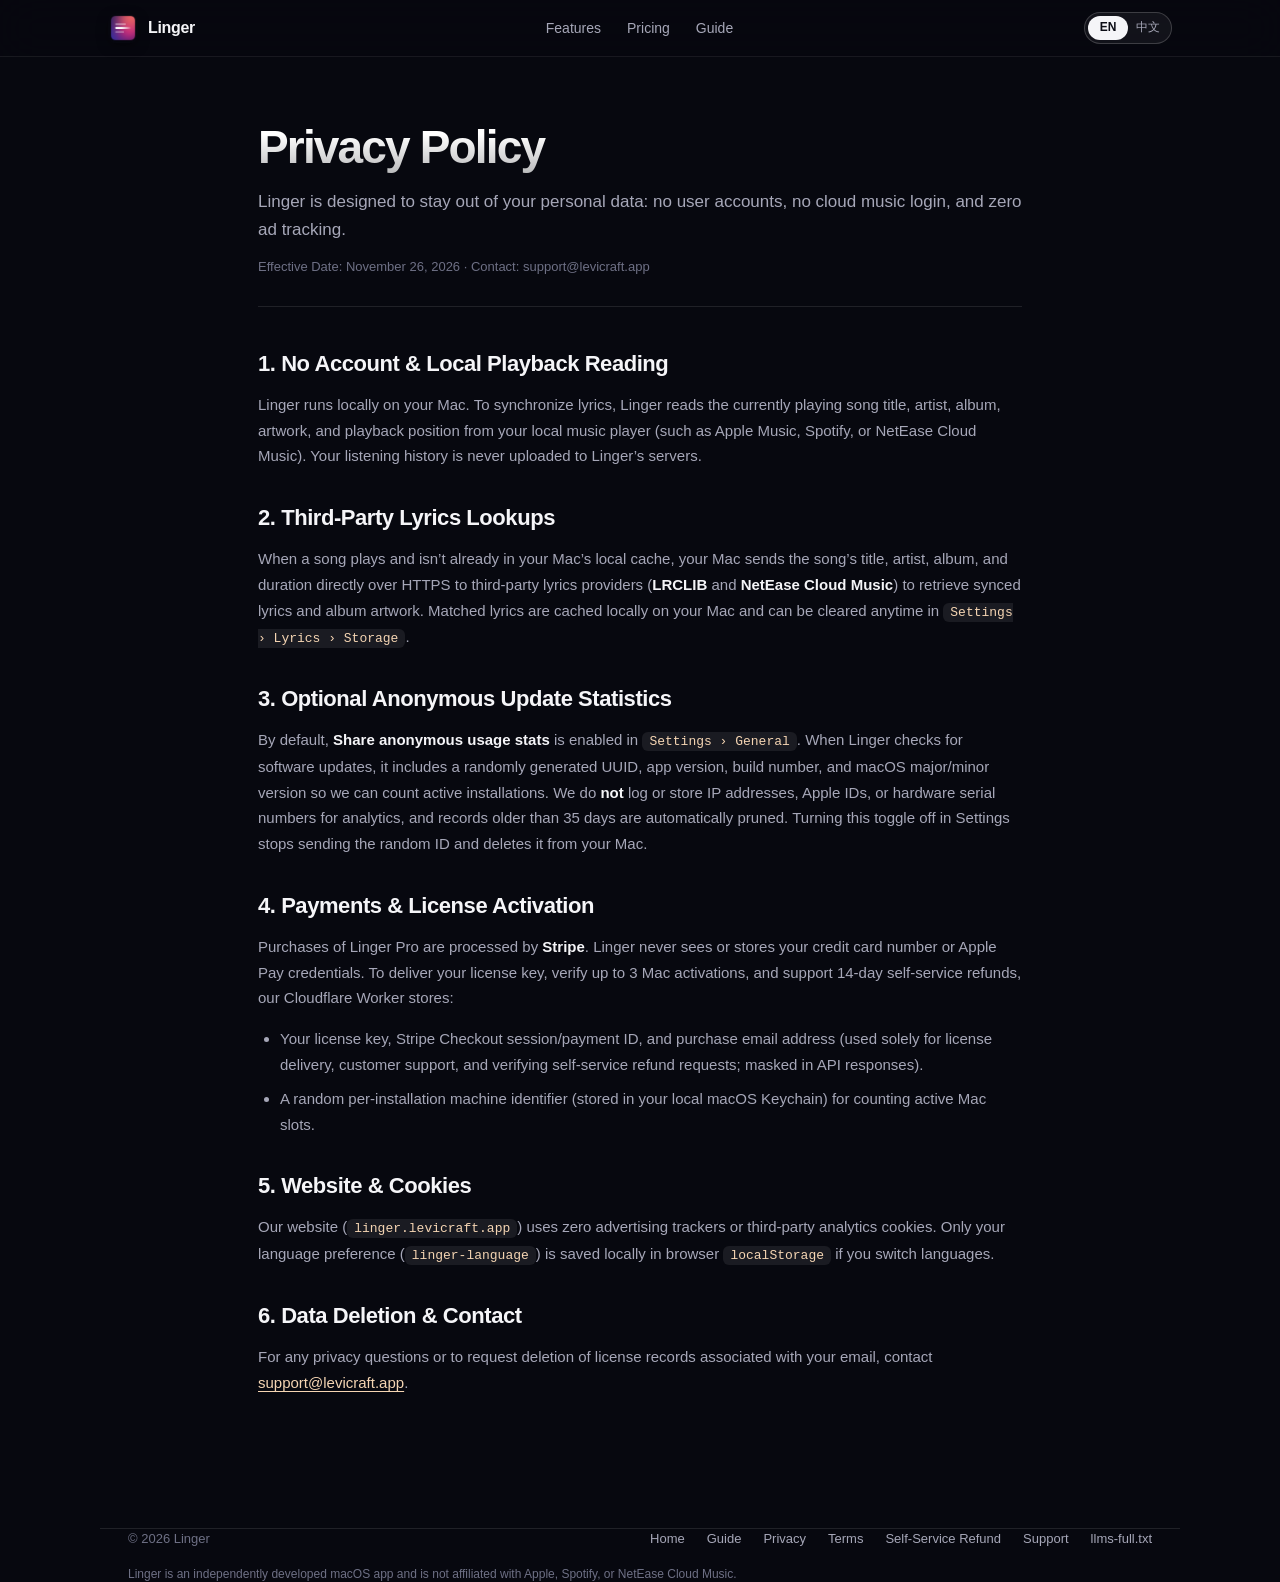
<file: privacy/index.html>
<!doctype html>
<html lang="en">
<head>
  <meta charset="utf-8">
  <meta name="viewport" content="width=device-width, initial-scale=1">
  <meta name="theme-color" content="#07080f">
  <title>Privacy Policy — Linger for macOS</title>
  <meta name="description" content="Privacy Policy for Linger: zero user accounts, local lyrics caching, opt-out anonymous update stats, and Stripe payment processing.">
  <link rel="canonical" href="https://linger.levicraft.app/privacy/">
  <meta name="robots" content="index, follow">
  <link rel="icon" type="image/png" href="../assets/favicon.png">
  <link rel="stylesheet" href="../style.css">
  <script src="../subpage.js" defer></script>
</head>
<body>
  <header class="site-header">
    <div class="header-inner">
      <a class="brand" href="../">
        <img src="../assets/app-icon.png" alt="" width="30" height="30">
        <span data-lang="en">Linger</span>
        <span data-lang="zh" hidden>余音</span>
      </a>
      <nav class="main-nav" aria-label="Primary">
        <a href="../#features"><span data-lang="en">Features</span><span data-lang="zh" hidden>特性</span></a>
        <a href="../#pricing"><span data-lang="en">Pricing</span><span data-lang="zh" hidden>定价</span></a>
        <a href="../guide/"><span data-lang="en">Guide</span><span data-lang="zh" hidden>指南</span></a>
      </nav>
      <div class="header-actions">
        <button id="language" type="button" role="switch" aria-checked="false" aria-label="Switch language">
          <span aria-hidden="true">EN</span>
          <span aria-hidden="true">中文</span>
        </button>
      </div>
    </div>
  </header>

  <main class="doc-main">
    <div data-lang="en">
      <div class="doc-hero">
        <h1>Privacy Policy</h1>
        <p class="doc-lead">Linger is designed to stay out of your personal data: no user accounts, no cloud music login, and zero ad tracking.</p>
        <p class="doc-meta">Effective Date: November 26, 2026 · Contact: <a href="mailto:support@levicraft.app">support@levicraft.app</a></p>
      </div>

      <section class="doc-section">
        <h2>1. No Account &amp; Local Playback Reading</h2>
        <p>Linger runs locally on your Mac. To synchronize lyrics, Linger reads the currently playing song title, artist, album, artwork, and playback position from your local music player (such as Apple Music, Spotify, or NetEase Cloud Music). Your listening history is never uploaded to Linger’s servers.</p>
      </section>

      <section class="doc-section">
        <h2>2. Third-Party Lyrics Lookups</h2>
        <p>When a song plays and isn’t already in your Mac’s local cache, your Mac sends the song’s title, artist, album, and duration directly over HTTPS to third-party lyrics providers (<strong>LRCLIB</strong> and <strong>NetEase Cloud Music</strong>) to retrieve synced lyrics and album artwork. Matched lyrics are cached locally on your Mac and can be cleared anytime in <code>Settings › Lyrics › Storage</code>.</p>
      </section>

      <section class="doc-section">
        <h2>3. Optional Anonymous Update Statistics</h2>
        <p>By default, <strong>Share anonymous usage stats</strong> is enabled in <code>Settings › General</code>. When Linger checks for software updates, it includes a randomly generated UUID, app version, build number, and macOS major/minor version so we can count active installations. We do <strong>not</strong> log or store IP addresses, Apple IDs, or hardware serial numbers for analytics, and records older than 35 days are automatically pruned. Turning this toggle off in Settings stops sending the random ID and deletes it from your Mac.</p>
      </section>

      <section class="doc-section">
        <h2>4. Payments &amp; License Activation</h2>
        <p>Purchases of Linger Pro are processed by <strong>Stripe</strong>. Linger never sees or stores your credit card number or Apple Pay credentials. To deliver your license key, verify up to 3 Mac activations, and support 14-day self-service refunds, our Cloudflare Worker stores:</p>
        <ul>
          <li>Your license key, Stripe Checkout session/payment ID, and purchase email address (used solely for license delivery, customer support, and verifying self-service refund requests; masked in API responses).</li>
          <li>A random per-installation machine identifier (stored in your local macOS Keychain) for counting active Mac slots.</li>
        </ul>
      </section>

      <section class="doc-section">
        <h2>5. Website &amp; Cookies</h2>
        <p>Our website (<code>linger.levicraft.app</code>) uses zero advertising trackers or third-party analytics cookies. Only your language preference (<code>linger-language</code>) is saved locally in browser <code>localStorage</code> if you switch languages.</p>
      </section>

      <section class="doc-section">
        <h2>6. Data Deletion &amp; Contact</h2>
        <p>For any privacy questions or to request deletion of license records associated with your email, contact <a href="mailto:support@levicraft.app">support@levicraft.app</a>.</p>
      </section>
    </div>

    <div data-lang="zh" hidden>
      <div class="doc-hero">
        <h1>隐私政策</h1>
        <p class="doc-lead">余音 Linger 坚持最小数据原则：无需注册账号、不索取音乐平台登录凭据、不含任何广告追踪。</p>
        <p class="doc-meta">生效日期：2026 年 11 月 26 日 · 联系邮箱：<a href="mailto:support@levicraft.app">support@levicraft.app</a></p>
      </div>

      <section class="doc-section">
        <h2>1. 本地播放状态读取</h2>
        <p>余音在你的 Mac 本地运行，仅读取当前正在播放歌曲的歌名、歌手、专辑、封面及播放时间进度用于同步显示歌词，不会向我们的服务器上传你的听歌历史记录。</p>
      </section>

      <section class="doc-section">
        <h2>2. 第三方歌词查询与本地缓存</h2>
        <p>当本地缓存未命中时，你的 Mac 会直接通过 HTTPS 向第三方公开歌词源（<strong>LRCLIB</strong> 与 <strong>网易云音乐</strong>）发送当前歌曲的歌名、歌手、专辑与时长以获取同步歌词。结果缓存在你的 Mac 本地磁盘，可随时在「设置 › 歌词 › 存储」中一键清除。</p>
      </section>

      <section class="doc-section">
        <h2>3. 可选的匿名更新统计</h2>
        <p>「共享匿名使用统计」默认开启（位于「设置 › 通用」）。开启时，检查更新请求会附带一个随机生成的 UUID 及 App / macOS 版本号，仅用于统计活跃安装量，<strong>不记录或存储 IP 地址</strong>，且超过 35 天的统计行会自动清理。你在设置中关闭该开关后，本地随机 ID 会立即删除。</p>
      </section>

      <section class="doc-section">
        <h2>4. 支付与许可证激活数据</h2>
        <p>Linger Pro 付款由 <strong>Stripe</strong> 安全处理，我们不接触也不存储任何银行卡号或 Apple Pay 凭据。为发放激活码、管理最多 3 台 Mac 的设备名额以及支持 14 天自助退款，服务端仅保存激活码、Stripe 订单标识、购买邮箱（接口返回均做脱敏处理）及随机生成的本机安装标识。</p>
      </section>

      <section class="doc-section">
        <h2>5. 联系方式</h2>
        <p>如有任何隐私疑问或数据删除请求，请发送邮件至 <a href="mailto:support@levicraft.app">support@levicraft.app</a>。</p>
      </section>
    </div>
  </main>

  <footer class="content-width">
    <div class="footer-row">
      <span>© 2026 Linger</span>
      <div class="footer-links">
        <a href="../">Home</a>
        <a href="../guide/">Guide</a>
        <a href="./">Privacy</a>
        <a href="../terms/">Terms</a>
        <a href="https://linger-api.levicraft.app/refund">Self-Service Refund</a>
        <a href="https://github.com/LeiZiKang/linger/issues">Support</a>
        <a href="../llms-full.txt">llms-full.txt</a>
      </div>
    </div>
    <p class="legal">Linger is an independently developed macOS app and is not affiliated with Apple, Spotify, or NetEase Cloud Music.</p>
  </footer>
</body>
</html>
</file>
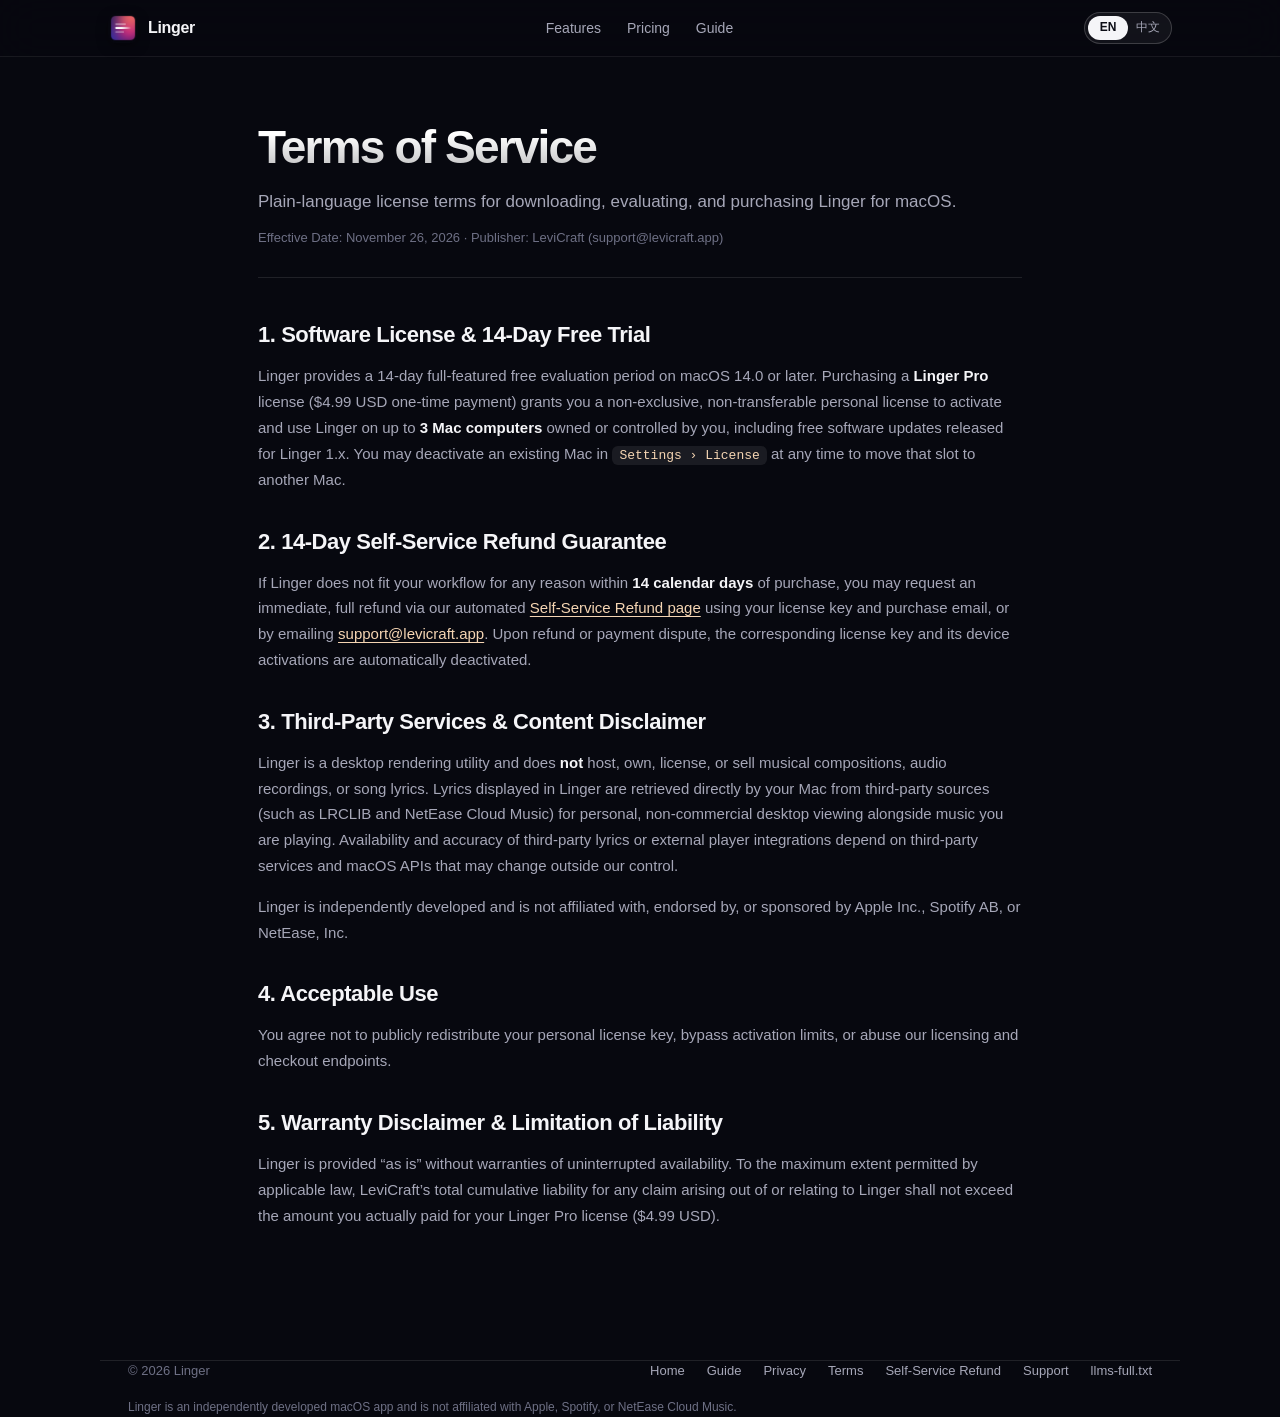
<file: terms/index.html>
<!doctype html>
<html lang="en">
<head>
  <meta charset="utf-8">
  <meta name="viewport" content="width=device-width, initial-scale=1">
  <meta name="theme-color" content="#07080f">
  <title>Terms of Service — Linger for macOS</title>
  <meta name="description" content="Terms of Service and End-User License Agreement for Linger: 14-day free trial, $4.99 3-Mac lifetime license, 14-day refund policy, and third-party disclaimers.">
  <link rel="canonical" href="https://linger.levicraft.app/terms/">
  <meta name="robots" content="index, follow">
  <link rel="icon" type="image/png" href="../assets/favicon.png">
  <link rel="stylesheet" href="../style.css">
  <script src="../subpage.js" defer></script>
</head>
<body>
  <header class="site-header">
    <div class="header-inner">
      <a class="brand" href="../">
        <img src="../assets/app-icon.png" alt="" width="30" height="30">
        <span data-lang="en">Linger</span>
        <span data-lang="zh" hidden>余音</span>
      </a>
      <nav class="main-nav" aria-label="Primary">
        <a href="../#features"><span data-lang="en">Features</span><span data-lang="zh" hidden>特性</span></a>
        <a href="../#pricing"><span data-lang="en">Pricing</span><span data-lang="zh" hidden>定价</span></a>
        <a href="../guide/"><span data-lang="en">Guide</span><span data-lang="zh" hidden>指南</span></a>
      </nav>
      <div class="header-actions">
        <button id="language" type="button" role="switch" aria-checked="false" aria-label="Switch language">
          <span aria-hidden="true">EN</span>
          <span aria-hidden="true">中文</span>
        </button>
      </div>
    </div>
  </header>

  <main class="doc-main">
    <div data-lang="en">
      <div class="doc-hero">
        <h1>Terms of Service</h1>
        <p class="doc-lead">Plain-language license terms for downloading, evaluating, and purchasing Linger for macOS.</p>
        <p class="doc-meta">Effective Date: November 26, 2026 · Publisher: LeviCraft (<a href="mailto:support@levicraft.app">support@levicraft.app</a>)</p>
      </div>

      <section class="doc-section">
        <h2>1. Software License &amp; 14-Day Free Trial</h2>
        <p>Linger provides a 14-day full-featured free evaluation period on macOS 14.0 or later. Purchasing a <strong>Linger Pro</strong> license ($4.99 USD one-time payment) grants you a non-exclusive, non-transferable personal license to activate and use Linger on up to <strong>3 Mac computers</strong> owned or controlled by you, including free software updates released for Linger 1.x. You may deactivate an existing Mac in <code>Settings › License</code> at any time to move that slot to another Mac.</p>
      </section>

      <section class="doc-section">
        <h2>2. 14-Day Self-Service Refund Guarantee</h2>
        <p>If Linger does not fit your workflow for any reason within <strong>14 calendar days</strong> of purchase, you may request an immediate, full refund via our automated <a href="https://linger-api.levicraft.app/refund">Self-Service Refund page</a> using your license key and purchase email, or by emailing <a href="mailto:support@levicraft.app">support@levicraft.app</a>. Upon refund or payment dispute, the corresponding license key and its device activations are automatically deactivated.</p>
      </section>

      <section class="doc-section">
        <h2>3. Third-Party Services &amp; Content Disclaimer</h2>
        <p>Linger is a desktop rendering utility and does <strong>not</strong> host, own, license, or sell musical compositions, audio recordings, or song lyrics. Lyrics displayed in Linger are retrieved directly by your Mac from third-party sources (such as LRCLIB and NetEase Cloud Music) for personal, non-commercial desktop viewing alongside music you are playing. Availability and accuracy of third-party lyrics or external player integrations depend on third-party services and macOS APIs that may change outside our control.</p>
        <p>Linger is independently developed and is not affiliated with, endorsed by, or sponsored by Apple Inc., Spotify AB, or NetEase, Inc.</p>
      </section>

      <section class="doc-section">
        <h2>4. Acceptable Use</h2>
        <p>You agree not to publicly redistribute your personal license key, bypass activation limits, or abuse our licensing and checkout endpoints.</p>
      </section>

      <section class="doc-section">
        <h2>5. Warranty Disclaimer &amp; Limitation of Liability</h2>
        <p>Linger is provided “as is” without warranties of uninterrupted availability. To the maximum extent permitted by applicable law, LeviCraft’s total cumulative liability for any claim arising out of or relating to Linger shall not exceed the amount you actually paid for your Linger Pro license ($4.99 USD).</p>
      </section>
    </div>

    <div data-lang="zh" hidden>
      <div class="doc-hero">
        <h1>服务条款</h1>
        <p class="doc-lead">关于下载、试用与购买余音 Linger 的软件许可及退款约定。</p>
        <p class="doc-meta">生效日期：2026 年 11 月 26 日 · 支持邮箱：<a href="mailto:support@levicraft.app">support@levicraft.app</a></p>
      </div>

      <section class="doc-section">
        <h2>1. 软件许可与 14 天免费试用</h2>
        <p>余音提供 14 天全功能免费试用。一次性支付 $4.99 美元购买 <strong>Linger Pro</strong> 后，你将获得个人非独占许可，可在本人拥有或控制的最多 <strong>3 台 Mac</strong> 上同时激活使用（可在「设置 › 许可」中随时停用旧设备以迁移名额），并包含后续常规更新。</p>
      </section>

      <section class="doc-section">
        <h2>2. 14 天无理由自助退款保障</h2>
        <p>自购买之日起 <strong>14 个自然日内</strong>，如对软件有任何不满意，你可随时通过 <a href="https://linger-api.levicraft.app/refund">自助退款页面</a> 输入激活码与购买邮箱触发全额原路自动退款，或发邮件至 <a href="mailto:support@levicraft.app">support@levicraft.app</a> 处理。退款或争议生效后，对应激活码将自动停用。</p>
      </section>

      <section class="doc-section">
        <h2>3. 第三方服务与免责声明</h2>
        <p>余音是一款 macOS 原生桌面视觉呈现工具，本身<strong>不托管、不拥有也不售卖任何音乐音频或歌词内容</strong>。应用内展示的歌词由用户设备直接从第三方公开来源实时检索，仅供个人听歌时本地辅助浏览；第三方歌词源及外部播放器系统接口的可用性可能随外部平台或 macOS 系统更新而变化。余音与 Apple、Spotify、网易云音乐无任何隶属或合作关系。</p>
      </section>

      <section class="doc-section">
        <h2>4. 责任限制</h2>
        <p>软件按“现状”提供（我们建议先通过 14 天免费试用确认满足你的日常需求）。在适用法律允许的最大范围内，因使用本软件产生的任何索赔，开发者的累计赔偿责任上限不超过你实际支付的软件许可费用（$4.99 美元）。</p>
      </section>
    </div>
  </main>

  <footer class="content-width">
    <div class="footer-row">
      <span>© 2026 Linger</span>
      <div class="footer-links">
        <a href="../">Home</a>
        <a href="../guide/">Guide</a>
        <a href="../privacy/">Privacy</a>
        <a href="./">Terms</a>
        <a href="https://linger-api.levicraft.app/refund">Self-Service Refund</a>
        <a href="https://github.com/LeiZiKang/linger/issues">Support</a>
        <a href="../llms-full.txt">llms-full.txt</a>
      </div>
    </div>
    <p class="legal">Linger is an independently developed macOS app and is not affiliated with Apple, Spotify, or NetEase Cloud Music.</p>
  </footer>
</body>
</html>
</file>
<file: style.css>
:root{
  color-scheme:dark;
  --bg:#07080f;
  --surface:rgba(255,255,255,.04);
  --surface-hover:rgba(255,255,255,.07);
  --border:rgba(255,255,255,.10);
  --border-strong:rgba(255,255,255,.18);
  --text:#f5f5f8;
  --muted:#a6a7b8;
  --faint:#6e7085;
  --accent:#f2a65a;
  --glow-a:#c4307c;
  --glow-b:#3b2a94;
  --palette-a:#3b2a94;
  --palette-b:#c4307c;
  --palette-c:#ec6a5e;
  font-family:-apple-system,BlinkMacSystemFont,"SF Pro Display","SF Pro Text","PingFang SC","Helvetica Neue",sans-serif;
  font-synthesis:none;
}
*{box-sizing:border-box}
html{scroll-behavior:smooth;scroll-padding-top:80px}
body{margin:0;background:var(--bg);color:var(--text);font-size:16px;line-height:1.6;-webkit-font-smoothing:antialiased}
button,input,a{-webkit-tap-highlight-color:transparent}
button,input{font:inherit}
button,a{touch-action:manipulation}
button{border:0;color:inherit;background:none;cursor:pointer}
a{color:inherit;text-decoration:none}
button:focus-visible,a:focus-visible,input:focus-visible,summary:focus-visible{outline:2px solid var(--accent);outline-offset:4px}
.skip{position:fixed;top:-100px;left:16px;z-index:50;background:#fff;color:#000;padding:8px 14px;border-radius:8px;font-weight:600}
.skip:focus{top:14px}

/* Sticky frosted navigation */
.site-header{
  position:sticky;top:0;z-index:30;
  backdrop-filter:blur(22px) saturate(140%);
  -webkit-backdrop-filter:blur(22px) saturate(140%);
  background:rgba(7,8,15,.72);
  border-bottom:1px solid rgba(255,255,255,.07);
}
.header-inner{
  max-width:1120px;margin:0 auto;padding:12px 28px;
  display:flex;align-items:center;justify-content:space-between;gap:20px;
}
.brand{display:flex;align-items:center;gap:10px;font-size:16px;font-weight:600;letter-spacing:-.02em}
.brand img{border-radius:8px;box-shadow:0 4px 12px rgba(0,0,0,.35)}
.main-nav{display:flex;align-items:center;gap:26px;font-size:14px;color:var(--muted)}
.main-nav a{transition:color .18s}
.main-nav a:hover{color:#fff}
.header-actions{display:flex;align-items:center;gap:12px}

#language{
  position:relative;display:grid;grid-template-columns:1fr 1fr;align-items:center;
  width:88px;height:32px;padding:3px;border:1px solid var(--border-strong);
  background:rgba(255,255,255,.05);border-radius:999px;font-size:12px;
}
#language::before{
  content:"";position:absolute;top:3px;left:3px;width:calc(50% - 3px);height:calc(100% - 6px);
  border-radius:999px;background:#f5f5f8;transition:transform .24s cubic-bezier(.22,1,.36,1);
}
#language[aria-checked="true"]::before{transform:translateX(100%)}
#language span{position:relative;text-align:center;color:var(--muted);transition:color .2s}
#language[aria-checked="false"] span:first-child,#language[aria-checked="true"] span:last-child{color:#0c0d16;font-weight:600}

.nav-cta{
  padding:7px 15px;border-radius:999px;background:#fff;color:#0b0c14;
  font-size:13px;font-weight:600;transition:opacity .18s,transform .18s;
}
.nav-cta:hover{opacity:.9;transform:translateY(-1px)}

/* Hero */
.hero{
  position:relative;overflow:hidden;padding:72px 28px 92px;
  display:flex;flex-direction:column;align-items:center;text-align:center;
}
.hero-glow{
  position:absolute;inset:-120px 0 auto;height:680px;z-index:-1;pointer-events:none;
  background:
    radial-gradient(ellipse 52% 46% at 30% 24%, color-mix(in srgb,var(--glow-a) 42%,transparent), transparent 72%),
    radial-gradient(ellipse 48% 44% at 72% 30%, color-mix(in srgb,var(--glow-b) 46%,transparent), transparent 72%);
  filter:blur(28px);
  transition:background .8s ease;
}
.hero-copy{max-width:740px;margin:0 auto}
.version-pill{
  display:inline-flex;align-items:center;gap:8px;margin:0 0 20px;
  padding:5px 14px;border-radius:999px;font-size:12px;font-weight:500;letter-spacing:.04em;
  color:#f5d5b3;background:rgba(242,166,90,.12);border:1px solid rgba(242,166,90,.28);
}
h1{
  margin:0;font-size:clamp(40px,5.8vw,68px);font-weight:650;
  letter-spacing:-.04em;line-height:1.08;
  background:linear-gradient(180deg,#ffffff 25%,rgba(255,255,255,.72));
  -webkit-background-clip:text;background-clip:text;color:transparent;
}
html[lang="zh-CN"] h1{letter-spacing:-.01em;line-height:1.18}
.hero-sub{
  margin:18px auto 30px;max-width:580px;font-size:clamp(16px,1.8vw,19px);
  color:var(--muted);line-height:1.65;
}
.hero-cta-row{display:flex;align-items:center;justify-content:center;gap:12px;flex-wrap:wrap}
.btn-primary,.btn-secondary{
  display:inline-flex;align-items:center;justify-content:center;gap:8px;
  padding:13px 24px;border-radius:999px;font-size:15px;font-weight:600;
  transition:transform .18s,background .18s,border-color .18s;
}
.btn-primary{background:#fff;color:#090a12;box-shadow:0 12px 36px rgba(0,0,0,.35)}
.btn-primary:hover{background:#f7ece2;transform:translateY(-1px)}
.btn-secondary{background:rgba(255,255,255,.06);color:#fff;border:1px solid var(--border-strong)}
.btn-secondary:hover{background:rgba(255,255,255,.12);transform:translateY(-1px)}
.download-mobile{display:none}
.requirements{margin:14px 0 0;font-size:12.5px;color:var(--faint)}

/* Real Native Showcase */
.showcase-wrap{width:min(980px,100%);margin:48px auto 0}
.showcase-frame{
  position:relative;border-radius:20px;overflow:hidden;
  border:1px solid rgba(255,255,255,.16);
  background:#0a0b14;
  box-shadow:0 36px 96px rgba(0,0,0,.68),0 0 0 1px rgba(255,255,255,.04) inset;
}
.showcase-frame img{display:block;width:100%;height:auto;aspect-ratio:1920/1160;object-fit:cover;transition:opacity .25s ease}
.showcase-tabs{
  display:inline-flex;gap:6px;flex-wrap:wrap;justify-content:center;
  margin-top:20px;padding:5px;border-radius:999px;
  background:rgba(255,255,255,.04);border:1px solid var(--border);
}
.showcase-tab{
  padding:8px 16px;border-radius:999px;font-size:13px;font-weight:500;color:var(--muted);
  transition:background .18s,color .18s;
}
.showcase-tab:hover{color:#fff}
.showcase-tab.active{background:rgba(255,255,255,.14);color:#fff}
.showcase-caption{margin:12px auto 0;max-width:620px;font-size:13.5px;color:var(--muted)}

/* Sections */
.content-width{max-width:1080px;margin:0 auto;padding:0 28px}
.section{padding:88px 28px}
.section-head{text-align:center;max-width:640px;margin:0 auto 48px}
.section-index{
  margin:0 0 10px;font-size:12px;font-weight:600;text-transform:uppercase;
  letter-spacing:.16em;color:var(--accent);
}
h2{margin:0;font-size:clamp(28px,3.6vw,42px);font-weight:650;letter-spacing:-.03em;line-height:1.18}
html[lang="zh-CN"] h2{letter-spacing:-.01em}
.section-sub{margin:14px 0 0;font-size:16px;color:var(--muted)}

/* Bento Features Grid */
.bento-grid{display:grid;grid-template-columns:repeat(3,1fr);gap:18px}
.bento-card{
  padding:26px;border-radius:18px;background:var(--surface);
  border:1px solid var(--border);transition:border-color .2s,background .2s;
}
.bento-card:hover{background:var(--surface-hover);border-color:var(--border-strong)}
.bento-icon{
  width:38px;height:38px;border-radius:10px;display:grid;place-items:center;
  margin-bottom:16px;background:rgba(242,166,90,.12);color:var(--accent);
  border:1px solid rgba(242,166,90,.22);
}
.bento-icon svg{width:19px;height:19px;stroke:currentColor;fill:none;stroke-width:1.8;stroke-linecap:round;stroke-linejoin:round}
.bento-card h3{margin:0 0 8px;font-size:17px;font-weight:600;letter-spacing:-.015em}
.bento-card p{margin:0;font-size:14px;color:var(--muted);line-height:1.65}

/* Optional Interactive Playground */
#interactive-demo{
  position:relative;width:100%;aspect-ratio:16/9.4;min-height:430px;
  border-radius:20px;overflow:hidden;border:1px solid rgba(255,255,255,.16);
  background:#0e0d1d;box-shadow:0 30px 80px rgba(0,0,0,.55);
  --track-a:#3b2a94;--track-b:#c4307c;--track-c:#ec6a5e;
}
#interactive-demo canvas{position:absolute;inset:0;width:100%;height:100%;display:block}
.mac-menu{
  position:absolute;inset:0 0 auto;z-index:5;height:30px;background:#13132688;
  backdrop-filter:blur(14px);display:flex;justify-content:space-between;align-items:center;
  padding:0 18px;font-size:11px;color:#eee9f7;
}
.lyric-card{
  border:1px solid #ffffff30;background:linear-gradient(125deg,#ffffff16,#ffffff08),#14112a80;
  box-shadow:0 28px 80px #0006,inset 0 1px #ffffff14;border-radius:22px;
  backdrop-filter:blur(28px);-webkit-backdrop-filter:blur(28px);
}
#demo-player{
  position:absolute;left:7%;top:24%;width:300px;height:146px;z-index:2;
  border:1px solid #ffffff30;border-radius:15px;background:#181629ed;
  box-shadow:0 15px 40px #0005;padding:14px 16px;cursor:grab;touch-action:none;user-select:none;
}
.player-heading{display:flex;align-items:center;gap:12px}
.player-heading strong{display:block;font-size:13px;font-weight:600}
.player-heading small{display:block;font-size:10.5px;color:var(--muted)}
.demo-cover{width:42px;height:42px;border-radius:10px;background:conic-gradient(from 35deg,var(--track-a),var(--track-b),var(--track-c),var(--track-a));box-shadow:inset 0 0 15px #ffffff30}
.transport{display:flex;gap:6px;align-items:center;margin-top:8px}
.transport button{background:none;border-radius:7px;width:32px;height:32px;font-size:19px}
.transport button:hover{background:#ffffff14}
#demo-play{display:grid;place-items:center;border-radius:50%;background:#f4f2f8;color:#14132a}
#demo-play:hover{background:#fff}
#demo-play svg{width:14px;height:14px;fill:currentColor}
.transport output{margin-left:auto;color:var(--muted);font-size:10.5px;font-variant-numeric:tabular-nums}
#demo-progress{display:block;width:100%;height:16px;margin:4px 0 0;accent-color:#eee2ed;cursor:pointer}
#demo-card{
  position:absolute;left:41%;top:36%;width:49%;height:242px;padding:24px 28px;z-index:3;
  cursor:grab;touch-action:none;user-select:none;--lyric-size:25px;will-change:opacity;
}
.demo-card-content{height:100%;overflow:hidden;transition:opacity .3s}
.demo-card-title{font-size:10.5px;color:#e9e2ef;margin-bottom:12px}
.demo-previous,.demo-following{font-size:calc(var(--lyric-size)*.74);line-height:1.4;opacity:.42;filter:blur(.35px);margin:10px 0;white-space:nowrap;overflow:hidden;text-overflow:ellipsis}
.demo-current{font-size:var(--lyric-size);line-height:1.52;font-weight:600;white-space:pre-wrap;overflow-wrap:break-word;letter-spacing:-.025em}
.demo-current span{display:inline-block;white-space:pre;background:linear-gradient(90deg,#fff 0 var(--word,0%),#c3b6cc var(--word,0%) 100%);background-clip:text;-webkit-background-clip:text;color:transparent;transform:translateY(var(--word-lift,0px))}
.demo-translation{font-size:12.5px;color:#eee2ed;margin:4px 0 8px}
.demo-toolbar{position:absolute;right:9px;top:-1px;display:flex;gap:4px;opacity:0;transition:opacity .2s;z-index:4;padding:5px;background:#211b35;border-radius:10px;pointer-events:auto}
.demo-toolbar button{font-size:10.5px;border-radius:7px;padding:5px 9px;background:#ffffff12}
#demo-card:hover .demo-toolbar,#demo-card:focus-within .demo-toolbar,.card-locked .demo-toolbar{opacity:1}
#interactive-demo:not(.card-desktop) #demo-card.is-faded .demo-card-content{opacity:.35}
#demo-resize{position:absolute;bottom:2px;right:3px;width:29px;height:29px;background:none;cursor:nwse-resize;color:#d9c9df}
#demo-card.compact{padding-top:16px;padding-bottom:14px}
#demo-card.compact .demo-card-title,#demo-card.compact .demo-previous,#demo-card.compact .demo-following{display:none}
.card-locked #demo-card{pointer-events:none}
.card-locked #demo-resize{visibility:hidden}
.card-locked #demo-card .demo-toolbar{pointer-events:auto}
.card-desktop #demo-card{z-index:1}
#demo-card.dissolved{pointer-events:none}
#demo-card.dissolved .demo-toolbar{opacity:0;pointer-events:none}
#demo-gate{
  position:absolute;inset:30px 0 0;z-index:6;display:flex;flex-direction:column;
  align-items:center;justify-content:center;gap:12px;
  background:#0a0b1678;backdrop-filter:blur(10px);transition:opacity .6s,visibility .6s;
}
#demo-start{background:#fff;color:#0e0f18;padding:14px 24px;border-radius:999px;font-size:14.5px;font-weight:600;box-shadow:0 12px 36px #0004}
#demo-start:disabled{opacity:.5;cursor:wait}
#demo-message{margin:0;font-size:12.5px;color:#d8d5e5}
.has-started #demo-gate{opacity:0;visibility:hidden;pointer-events:none}
.simulation-note{margin:14px 0 0;font-size:12.5px;color:var(--faint);text-align:center}

/* Players */
.players{text-align:center}
#player-list{
  display:flex;justify-content:center;gap:14px;flex-wrap:wrap;
  padding:0;margin:28px 0 0;list-style:none;
}
#player-list li{
  padding:11px 22px;border-radius:999px;font-size:15px;font-weight:500;
  background:var(--surface);border:1px solid var(--border);
}
.players-body{margin:20px auto 0;max-width:560px;font-size:14px;color:var(--muted)}

/* Pricing */
.pricing-card{
  position:relative;overflow:hidden;max-width:680px;margin:0 auto;padding:34px;
  border-radius:24px;border:1px solid rgba(255,255,255,.16);
  background:linear-gradient(160deg,rgba(255,255,255,.06),rgba(255,255,255,.02));
  box-shadow:0 28px 80px rgba(0,0,0,.45);
}
.pricing-glow{
  position:absolute;inset:-40% -20% auto auto;width:360px;height:360px;pointer-events:none;
  background:radial-gradient(circle,rgba(242,166,90,.22),transparent 70%);
}
.pricing-head{
  position:relative;display:flex;justify-content:space-between;align-items:flex-end;
  gap:16px;flex-wrap:wrap;margin-bottom:24px;padding-bottom:22px;
  border-bottom:1px solid var(--border);
}
.pricing-badge{
  display:inline-block;margin-bottom:8px;padding:4px 10px;border-radius:999px;
  font-size:11px;font-weight:600;letter-spacing:.08em;text-transform:uppercase;
  color:#f5d5b3;background:rgba(242,166,90,.14);border:1px solid rgba(242,166,90,.28);
}
.pricing-head h3{margin:0;font-size:26px;font-weight:650}
.pricing-amount{display:flex;align-items:baseline;gap:8px}
.pricing-amount strong{font-size:40px;font-weight:700;letter-spacing:-.03em}
.pricing-amount span{font-size:13.5px;color:var(--muted)}
#pricing-list{
  position:relative;list-style:none;padding:0;margin:0 0 28px;
  display:grid;grid-template-columns:1fr 1fr;gap:12px 24px;font-size:14.5px;color:#e8e7f0;
}
#pricing-list li::before{content:"✓";color:var(--accent);font-weight:700;margin-right:10px}
.pricing-actions{position:relative;display:flex;gap:12px;flex-wrap:wrap}
.pricing-note{position:relative;margin:16px 0 0;font-size:12.5px;color:var(--faint)}

/* FAQ */
.faq{max-width:760px}
#faq-list details{border-bottom:1px solid var(--border);padding:20px 0}
#faq-list summary{
  cursor:pointer;list-style:none;display:flex;justify-content:space-between;
  align-items:center;gap:16px;font-size:16px;font-weight:500;
}
#faq-list summary::-webkit-details-marker{display:none}
#faq-list summary::after{content:"+";color:var(--muted);font-size:20px;font-weight:400;transition:transform .2s}
#faq-list details[open] summary::after{transform:rotate(45deg)}
#faq-list details p{margin:12px 0 0;font-size:14.5px;color:var(--muted);line-height:1.7}

/* Closing */
.closing{text-align:center;padding:88px 28px 96px;border-top:1px solid var(--border)}
.closing-sub{margin:12px auto 28px;max-width:480px;font-size:16px;color:var(--muted)}

/* Footer */
footer{padding:36px 28px 54px;border-top:1px solid var(--border);color:var(--faint);font-size:13px}
.footer-row{display:flex;justify-content:space-between;align-items:center;gap:16px;flex-wrap:wrap;margin-bottom:16px}
.footer-links{display:flex;gap:22px;flex-wrap:wrap}
.footer-links a{color:var(--muted);transition:color .18s}
.footer-links a:hover{color:#fff}
.legal{margin:0;font-size:12px;color:var(--faint);line-height:1.6}

/* Subpages (/guide, /download-started, /privacy, /terms) */
.doc-main{max-width:820px;margin:0 auto;padding:64px 28px 96px}
.doc-hero{margin-bottom:44px;padding-bottom:28px;border-bottom:1px solid var(--border)}
.doc-hero h1{font-size:clamp(30px,4.2vw,46px);line-height:1.15;margin:0 0 14px}
.doc-lead{margin:0;font-size:17px;color:var(--muted);line-height:1.68}
.doc-meta{margin:12px 0 0;font-size:13px;color:var(--faint)}
.doc-section{margin:0 0 36px}
.doc-section h2{font-size:22px;letter-spacing:-.02em;margin:0 0 12px}
.doc-section h3{font-size:16.5px;margin:20px 0 8px;color:#fff}
.doc-section p,.doc-section li{font-size:15px;color:var(--muted);line-height:1.72}
.doc-section ul,.doc-section ol{margin:10px 0 16px;padding-left:22px}
.doc-section li{margin-bottom:8px}
.doc-section strong{color:var(--text)}
.doc-section code,.step-card code{
  font-family:ui-monospace,SFMono-Regular,Menlo,monospace;font-size:13px;
  padding:2px 7px;border-radius:6px;background:rgba(255,255,255,.08);color:#f5d5b3;
}
.doc-section a,.step-card a{color:#f5d5b3;text-decoration:underline;text-underline-offset:3px}
.step-grid{display:grid;grid-template-columns:repeat(3,1fr);gap:16px;margin:28px 0 34px}
.step-card{
  padding:22px;border-radius:18px;background:var(--surface);border:1px solid var(--border);
}
.step-num{
  display:inline-flex;align-items:center;justify-content:center;width:28px;height:28px;
  border-radius:999px;background:rgba(242,166,90,.16);border:1px solid rgba(242,166,90,.32);
  color:#f5d5b3;font-size:13px;font-weight:700;margin-bottom:12px;
}
.step-card h3{margin:0 0 8px;font-size:16px;font-weight:600}
.step-card p{margin:0;font-size:14px;color:var(--muted);line-height:1.65}
.doc-callout{
  padding:20px 24px;border-radius:16px;margin:24px 0;
  background:rgba(242,166,90,.08);border:1px solid rgba(242,166,90,.24);
}
.doc-callout p{margin:0;font-size:14.5px;color:#efe6dc}
.doc-table-wrap{overflow-x:auto;margin:18px 0 28px;border:1px solid var(--border);border-radius:14px}
.doc-table{width:100%;border-collapse:collapse;font-size:14px;text-align:left}
.doc-table th,.doc-table td{padding:12px 15px;border-bottom:1px solid var(--border)}
.doc-table th{color:#fff;font-weight:600;background:rgba(255,255,255,.03)}
.doc-table td{color:var(--muted)}
.doc-table tr:last-child td{border-bottom:none}

@media(max-width:860px){
  .step-grid{grid-template-columns:1fr}
  .doc-main{padding:44px 20px 72px}
}

@media(max-width:860px){
  .main-nav,.nav-cta{display:none}
  .bento-grid{grid-template-columns:1fr}
  #pricing-list{grid-template-columns:1fr}
  .hero{padding:52px 20px 64px}
  .section{padding:64px 20px}
  .pricing-card{padding:24px}
  #interactive-demo{aspect-ratio:auto;min-height:390px}
  #demo-card{left:14px!important;right:14px!important;top:44px!important;width:auto!important;height:210px!important;padding:18px!important;--lyric-size:20px!important}
  #demo-player{left:14px!important;right:14px!important;top:266px!important;width:auto!important;height:110px!important}
  .download-mobile{display:inline}
  .download-desktop{display:none}
}
@media(prefers-reduced-motion:reduce){
  .demo-current span{transform:none}
  #demo-card{will-change:auto}
}
</file>
